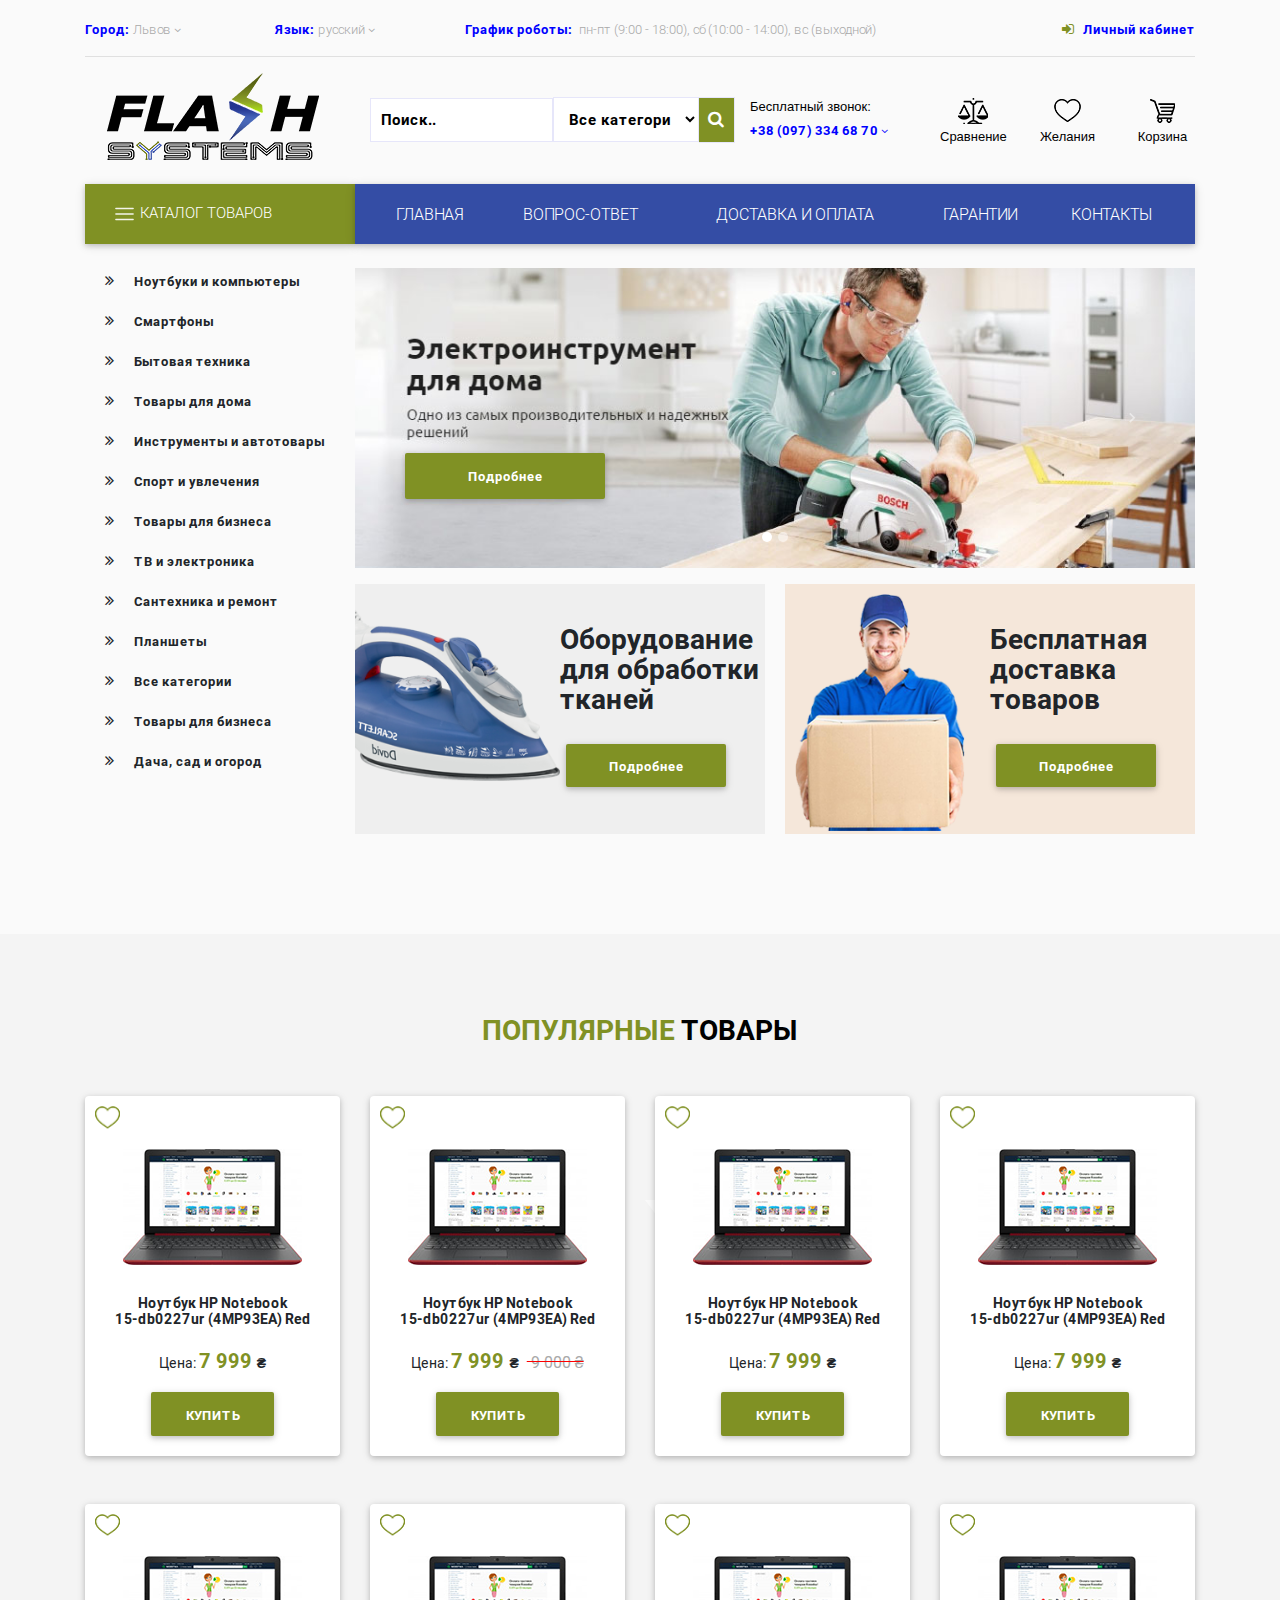
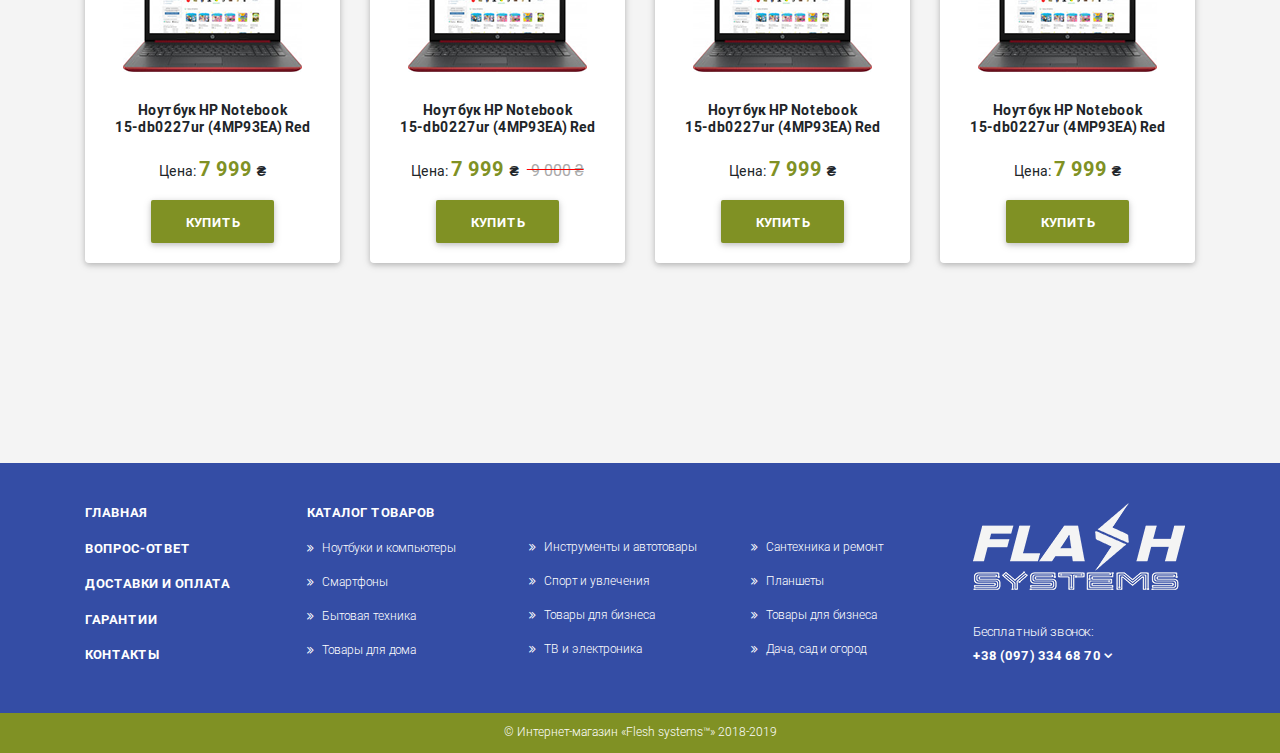
<file: index.html>
<!DOCTYPE html>
  <html lang="en">

  <head>
    <meta charset="utf-8">
    <meta name="viewport" content="width=device-width, initial-scale=1, shrink-to-fit=no">
    <meta http-equiv="x-ua-compatible" content="ie=edge">
    <title>FlashSystems</title>
    <!-- Font Awesome -->
    <link rel="stylesheet" href="https://maxcdn.bootstrapcdn.com/font-awesome/4.7.0/css/font-awesome.min.css">
    <!-- Bootstrap core CSS -->
    <link href="css/bootstrap.min.css" rel="stylesheet">
    <!-- Material Design Bootstrap -->
    <link href="css/mdb.min.css" rel="stylesheet">
    <!-- Your custom styles (optional) -->
    <link rel="stylesheet" href="https://cdnjs.cloudflare.com/ajax/libs/font-awesome/4.7.0/css/font-awesome.min.css">
    <link href="css/style.css" rel="stylesheet">
  </head>

  <body>
    <section class="section-1">
      <div class="container">
        <div class="row mt-3 hide-ad">

          <div class="col-md-2">
            <div class="toplabel">Город:</div>
            <div class="dropdown open d-inline-block">           
              <a href="" class="dropdown" id="dropdownMenuLink" data-toggle="dropdown" aria-haspopup="true" aria-expanded="false"><div class="select-1"> Львов </div></a> 
              <a href="" class="dropdown fa fa-angle-down" id="dropdownMenuLink1" data-toggle="dropdown" aria-haspopup="true" aria-expanded="false"></a>        
              <div class="dropdown-menu" aria-labelledby="dropdownMenuLink">
                <a class="dropdown-item" href="#">Хмельницкий</a>
                <a class="dropdown-item" href="#">Киев</a>
                <a class="dropdown-item" href="#">Харьков</a>
              </div>
              <div class="dropdown-menu" aria-labelledby="dropdownMenuLink1">
                <a class="dropdown-item" href="#">Хмельницкий</a>
                <a class="dropdown-item" href="#">Киев</a>
                <a class="dropdown-item" href="#">Харьков</a>
              </div>
            </div>
          </div>

          <div class="col-md-2">
            <div class="toplabel">Язык:</div>
            <div class="dropdown open d-inline-block">           
              <a href="" class="dropdown" id="dropdownMenuLink2" data-toggle="dropdown" aria-haspopup="true" aria-expanded="false"><div class="select-1"> русский</div></a>
              <a href="" class="dropdown fa fa-angle-down" id="dropdownMenuLink3" data-toggle="dropdown" aria-haspopup="true" aria-expanded="false"></a>      
              <div class="dropdown-menu" aria-labelledby="dropdownMenuLink2">
                <a class="dropdown-item" href="#">українська</a>
                <a class="dropdown-item" href="#">english</a>        
              </div>
              <div class="dropdown-menu" aria-labelledby="dropdownMenuLink3">
                <a class="dropdown-item" href="#">українська</a>
                <a class="dropdown-item" href="#">english</a>        
              </div>
            </div>      
          </div>

          <div class="col-md-6">
           <div class="toplabel pr-1">График роботы: </div><div class="select-1">   пн-пт (9:00 - 18:00), сб (10:00 - 14:00), вс (выходной)</div>
         </div>

         <div class="col-md-2 text-right">
          <div class="sign-in"><a class="fa fa-sign-in" aria-hidden="true"></a></div>
          <div class="toplabel"><a>Личный кабинет</a></div>
        </div>       
      </div>

       <div class="row mt-3 hide-ad-1">

          <div class="col-xs-12 mar-1">
            <div class="toplabel">Город:</div>
            <div class="dropdown open d-inline-block">           
              <a href="" class="dropdown" id="dropdownMenuLinkk" data-toggle="dropdown" aria-haspopup="true" aria-expanded="false"><div class="select-1"> Львов </div></a> 
              <a href="" class="dropdown fa fa-angle-down" id="dropdownMenuLinkk1" data-toggle="dropdown" aria-haspopup="true" aria-expanded="false"></a>        
              <div class="dropdown-menu" aria-labelledby="dropdownMenuLinkk">
                <a class="dropdown-item" href="#">Хмельницкий</a>
                <a class="dropdown-item" href="#">Киев</a>
                <a class="dropdown-item" href="#">Харьков</a>
              </div>
              <div class="dropdown-menu" aria-labelledby="dropdownMenuLinkk1">
                <a class="dropdown-item" href="#">Хмельницкий</a>
                <a class="dropdown-item" href="#">Киев</a>
                <a class="dropdown-item" href="#">Харьков</a>
              </div>
            </div>
          </div>

          <div class="col-xs-6 mar-1">
            <div class="toplabel">Язык:</div>
            <div class="dropdown open d-inline-block">           
              <a href="" class="dropdown" id="dropdownMenuLinkk2" data-toggle="dropdown" aria-haspopup="true" aria-expanded="false"><div class="select-1"> русский</div></a>
              <a href="" class="dropdown fa fa-angle-down" id="dropdownMenuLinkk3" data-toggle="dropdown" aria-haspopup="true" aria-expanded="false"></a>      
              <div class="dropdown-menu" aria-labelledby="dropdownMenuLinkk2">
                <a class="dropdown-item" href="#">українська</a>
                <a class="dropdown-item" href="#">english</a>        
              </div>
              <div class="dropdown-menu" aria-labelledby="dropdownMenuLinkk3">
                <a class="dropdown-item" href="#">українська</a>
                <a class="dropdown-item" href="#">english</a>        
              </div>
            </div>      
          </div>

          <div class="col-xs-6 mar-1">
           <div class="toplabel pr-1">График роботы: </div><div class="select-1">   пн-пт (9:00 - 18:00), сб (10:00 - 14:00), вс (выходной)</div>
         </div>

         <div class="col-xs-12 text-right mar-2">
          <div class="sign-in"><a class="fa fa-sign-in" aria-hidden="true"></a></div>
          <div class="toplabel"><a>Личный кабинет</a></div>
        </div>       
      </div>
      <hr>
      <div class="row">

        <div class="col-md-3 text-center">
          <img src="img/logo.png" alt="">
        </div>

        <div class="col-md-4 mt-4 mr-0 pr-0">
          <form class="form-inline example" action="#">
            <input type="text" placeholder="Поиск.." name="search">
            <select>
              <option>Все категории</option>
            </select>          
            <button type="submit"><i class="fa fa-search"></i></button>
          </form>
        </div>
        
        <div class="col-md-2 mt-4 hide-ad">
          <div class="label-1"><span>Бесплатный звонок:</span></div>
          <div class="dropdown open d-inline-block droptel">       
            <a href="" class="dropdown droptel" id="dropdownMenuLink4" data-toggle="dropdown" aria-haspopup="true" aria-expanded="false"><div class="toplabel-1">+38 (097) 334 68 70</div></a>
            <a href="" class="dropdown droptel fa fa-angle-down" id="dropdownMenuLink5" data-toggle="dropdown" aria-haspopup="true" aria-expanded="false"></a>
            <div class="dropdown-menu" aria-labelledby="dropdownMenuLink4">
              <a class="dropdown-item droptel-1" href="#">+38 (097) 337 23 23</a>
              <a class="dropdown-item droptel-1" href="#">+38 (067) 768 35 90</a>        
            </div>
            <div class="dropdown-menu" aria-labelledby="dropdownMenuLink5">
              <a class="dropdown-item droptel-1" href="#">+38 (097) 337 23 23</a>
              <a class="dropdown-item droptel-1" href="#">+38 (067) 768 35 90</a>        
            </div>
          </div>
        </div>

        <div class="col-md-1 mt-4 text-center hide-ad">  
          <div class="icons"><a><img src="img/scales.png" alt=""></a></div>
          <div class="label-1"><a>Сравнение</a></div>
        </div>

        <div class="col-md-1 mt-4 text-center hide-ad">  
          <div class="icons"><a><img src="img/wishes.png" alt=""></a></div>
          <div class="label-1"><a>Желания</a></div>
        </div>

        <div class="col-md-1 mt-4 text-center hide-ad">  
          <div class="icons"><a><img src="img/shopping.png" alt=""></a></div>
          <div class="label-1"><a>Корзина</a></div>
        </div>
      </div>

      <div class="row hide-ad-1">
        <div class="col-xs-4 mt-4 mar-col-1">
          <div class="label-1"><span>Бесплатный звонок:</span></div>
          <div class="dropdown open d-inline-block droptel">       
            <a href="" class="dropdown droptel" id="dropdownMenuLink6" data-toggle="dropdown" aria-haspopup="true" aria-expanded="false"><div class="toplabel-1">+38 (097) 334 68 70</div></a>
            <a href="" class="dropdown droptel fa fa-angle-down" id="dropdownMenuLink7" data-toggle="dropdown" aria-haspopup="true" aria-expanded="false"></a>
            <div class="dropdown-menu" aria-labelledby="dropdownMenuLink6">
              <a class="dropdown-item droptel-1" href="#">+38 (097) 337 23 23</a>
              <a class="dropdown-item droptel-1" href="#">+38 (067) 768 35 90</a>        
            </div>
            <div class="dropdown-menu" aria-labelledby="dropdownMenuLink7">
              <a class="dropdown-item droptel-1" href="#">+38 (097) 337 23 23</a>
              <a class="dropdown-item droptel-1" href="#">+38 (067) 768 35 90</a>        
            </div>
          </div>
        </div>

        <div class="col-xs-3 mt-4 text-center mar-col">  
          <div class="icons"><a><img src="img/scales.png" alt=""></a></div>
          <div class="label-1"><a>Сравнение</a></div>
        </div>

        <div class="col-xs-3 mt-4 text-center mar-col-1">  
          <div class="icons"><a><img src="img/wishes.png" alt=""></a></div>
          <div class="label-1"><a>Желания</a></div>
        </div>

        <div class="col-xs-3 mt-4 text-center mar-col-1">  
          <div class="icons"><a><img src="img/shopping.png" alt=""></a></div>
          <div class="label-1"><a>Корзина</a></div>
        </div>
      </div>

      <div class="row mt-4">

        <div class="col-3 pr-0">
          <div class="pos-f-t">
            <nav class="navbar navbar-dark bg-nav-1">
              <button class="navbar-toggler text-tr text-uppercase disabled" type="button" data-toggle="collapse" data-target="#navbarToggleExternalContent" aria-controls="navbarToggleExternalContent" aria-expanded="false" aria-label="Toggle navigation">
                <span class="navbar-toggler-icon"></span> каталог товаров
              </button>
            </nav>
            <div class="collapse size-nav collapse show" id="navbarToggleExternalContent">
              <div class="pt-4 pad-l">
                <p><i class="fa fa-angle-double-right mar-r"></i><a class="collapse-text">Ноутбуки и компьютеры</a></p>
                <p><i class="fa fa-angle-double-right mar-r"></i><a class="collapse-text">Смартфоны</a></p>
                <p><i class="fa fa-angle-double-right mar-r"></i><a class="collapse-text">Бытовая техника</a></p>
                <p><i class="fa fa-angle-double-right mar-r"></i><a class="collapse-text">Товары для дома</a></p>
                <p><i class="fa fa-angle-double-right mar-r"></i><a class="collapse-text">Инструменты и автотовары</a></p>
                <p><i class="fa fa-angle-double-right mar-r"></i><a class="collapse-text">Спорт и увлечения</a></p>
                <p><i class="fa fa-angle-double-right mar-r"></i><a class="collapse-text">Товары для бизнеса</a></p>
                <p><i class="fa fa-angle-double-right mar-r"></i><a class="collapse-text">ТВ и электроника</a></p>
                <p><i class="fa fa-angle-double-right mar-r"></i><a class="collapse-text">Сантехника и ремонт</a></p>
                <p><i class="fa fa-angle-double-right mar-r"></i><a class="collapse-text">Планшеты</a></p>
                <p><i class="fa fa-angle-double-right mar-r"></i><a class="collapse-text">Все категории</a></p>
                <p><i class="fa fa-angle-double-right mar-r"></i><a class="collapse-text">Товары для бизнеса</a></p>
                <p><i class="fa fa-angle-double-right mar-r"></i><a class="collapse-text">Дача, сад и огород</a></p>
              </div>
            </div>
          </div>
        </div>

        <div class="col-9 pl-0">  
          <nav class="navbar navbar-dark bg-nav-1 navbar-color navbar-expand-lg">
            <ul class="navbar-nav text-uppercase nav-pills nav-fill">
              <li class="nav-item">
                <a class="nav-link" href="index.html">главная</a>
              </li>
              <li class="nav-item">
                <a class="nav-link" href="#">вопрос-ответ</a>
              </li>
              <li class="nav-item">
                <a class="nav-link" href="#">доставка и оплата</a>
              </li>
              <li class="nav-item">
                <a class="nav-link" href="#">гарантии</a>
              </li>
              <li class="nav-item">
                <a class="nav-link" href="#">контакты</a>
              </li>
            </ul>
          </nav>
          <div id="carouselExampleIndicators" class="carousel slide mt-4" data-ride="carousel">
            <ol class="carousel-indicators">
              <li data-target="#carouselExampleIndicators" data-slide-to="0" class="active"></li>
              <li data-target="#carouselExampleIndicators" data-slide-to="1"></li> 
            </ol>
            <div class="carousel-inner">
              <div class="carousel-item active">
                <img class="d-block w-100" src="img/slide1.jpg" alt="First slide">   
                <div class="carousel-caption">
                  <button type="button" class="btn bg-btn">Подробнее</button>
                </div>     
              </div>
              <div class="carousel-item">
                <img class="d-block w-100 slide" src="img/slide2.jpg" alt="Second slide">
              </div>    
            </div>
            <a class="carousel-control-prev" href="#carouselExampleIndicators" role="button" data-slide="prev">
              <span class="carousel-control-prev-icon" aria-hidden="true"></span>
              <span class="sr-only">Previous</span>
            </a>
            <a class="carousel-control-next" href="#carouselExampleIndicators" role="button" data-slide="next">
              <span class="carousel-control-next-icon" aria-hidden="true"></span>
              <span class="sr-only">Next</span>
            </a>
          </div>

          <div class="back-ad-1 mt-3">
            <div class="div-slide">
              <img class="img-slide-1" src="img/slide3.png" alt="">
            </div>
            <span class="div-slide font-slide">Оборудование для обработки тканей</span> 
            <button class="btn div-slide btn-slide" type="button">Подробнее</button>
          </div>

          <div class="back-ad-2 mt-3">
            <div class="div-slide">
              <img class="img-slide-2" src="img/slide4.png" alt="">
            </div>
            <span class="div-slide font-slide">Бесплатная доставка товаров</span> 
            <button class="btn div-slide btn-slide" type="button">Подробнее</button>
          </div>
        </div>
      </div>
      <div class="triangle-down-1 display">
      </div>
    </div>
  </section>

  <section class="section-2">
   <div class="container">

    <h2 class="h2-1">популярные <span class="h2-2">товары</span></h2>
    <div class="row mt-5 hide-ad">
      <div class="col-md-3">
        <div class="card">
         <a><img class="wish" src="img/wish.png" alt=""></a>
         <div class="card-body text-center">       
           <a><img class="hp" src="img/hp.png" alt=""></a>
           <p class="h6">Ноутбук HP Notebook<br> 15-db0227ur (4MP93EA) Red</p>
           <p class="h7">Цена: <span class="h8">7 999 </span><span class="h6">₴</span></p>
           <a href="card.html" class="btn btn-buy">Купить</a>
         </div>
       </div>
     </div>
     <div class="col-md-3">
      <div class="card">
       <a><img class="wish" src="img/wish.png" alt=""></a>
       <div class="card-body text-center">       
         <a><img class="hp" src="img/hp.png" alt=""></a>
         <p class="h6">Ноутбук HP Notebook<br> 15-db0227ur (4MP93EA) Red</p>
         <p class="h7">Цена: <span class="h8">7 999 </span><span class="h6">₴</span><span class="line display"><span class="h9 ml-2"> 9 000 ₴</span></span></p>
         <a href="card.html" class="btn btn-buy">Купить</a>
       </div>
     </div>
   </div>
   <div class="col-md-3">
    <div class="card">
     <a><img class="wish" src="img/wish.png" alt=""></a>
     <div class="card-body text-center">       
       <a><img class="hp" src="img/hp.png" alt=""></a>
       <p class="h6">Ноутбук HP Notebook<br> 15-db0227ur (4MP93EA) Red</p>
       <p class="h7">Цена: <span class="h8">7 999 </span><span class="h6">₴</span></p>
       <a href="card.html" class="btn btn-buy">Купить</a>
     </div>
   </div>
 </div>
 <div class="col-md-3">
  <div class="card">
   <a><img class="wish" src="img/wish.png" alt=""></a>
   <div class="card-body text-center">       
     <a><img class="hp" src="img/hp.png" alt=""></a>
     <p class="h6">Ноутбук HP Notebook<br> 15-db0227ur (4MP93EA) Red</p>
     <p class="h7">Цена: <span class="h8">7 999 </span><span class="h6">₴</span></p>
     <a href="card.html" class="btn btn-buy">Купить</a>
   </div>
 </div>
</div>
</div>
<div class="row mt-5 hide-ad">
 <div class="col-md-3">
  <div class="card">
   <a><img class="wish" src="img/wish.png" alt=""></a>
   <div class="card-body text-center">       
     <a><img class="hp" src="img/hp.png" alt=""></a>
     <p class="h6">Ноутбук HP Notebook<br> 15-db0227ur (4MP93EA) Red</p>
     <p class="h7">Цена: <span class="h8">7 999 </span><span class="h6">₴</span></p>
     <a href="card.html" class="btn btn-buy">Купить</a>
   </div>
 </div>
</div>
<div class="col-md-3">
  <div class="card">
   <a><img class="wish" src="img/wish.png" alt=""></a>
   <div class="card-body text-center">       
     <a><img class="hp" src="img/hp.png" alt=""></a>
     <p class="h6">Ноутбук HP Notebook<br> 15-db0227ur (4MP93EA) Red</p>
     <p class="h7">Цена: <span class="h8">7 999 </span><span class="h6">₴</span><span class="line display"><span class="h9 ml-2"> 9 000 ₴</span></span></p>
     <a href="card.html" class="btn btn-buy">Купить</a>
   </div>
 </div>
</div>
<div class="col-md-3">
  <div class="card">
   <a><img class="wish" src="img/wish.png" alt=""></a>
   <div class="card-body text-center">       
     <a><img class="hp" src="img/hp.png" alt=""></a>
     <p class="h6">Ноутбук HP Notebook<br> 15-db0227ur (4MP93EA) Red</p>
     <p class="h7">Цена: <span class="h8">7 999 </span><span class="h6">₴</span></p>
     <a href="card.html" class="btn btn-buy">Купить</a>
   </div>
 </div>
</div>
<div class="col-md-3">
  <div class="card">
   <a><img class="wish" src="img/wish.png" alt=""></a>
   <div class="card-body text-center">       
     <a><img class="hp" src="img/hp.png" alt=""></a>
     <p class="h6">Ноутбук HP Notebook<br> 15-db0227ur (4MP93EA) Red</p>
     <p class="h7">Цена: <span class="h8">7 999 </span><span class="h6">₴</span></p>
     <a href="card.html" class="btn btn-buy">Купить</a>
   </div>
 </div>
</div>
</div>

    <div class="row mt-5 hide-ad-1">
      <div class="col-sm-6">
        <div class="card">
         <a><img class="wish" src="img/wish.png" alt=""></a>
         <div class="card-body text-center">       
           <a><img class="hp" src="img/hp.png" alt=""></a>
           <p class="h6">Ноутбук HP Notebook<br> 15-db0227ur (4MP93EA) Red</p>
           <p class="h7">Цена: <span class="h8">7 999 </span><span class="h6">₴</span></p>
           <a href="card.html" class="btn btn-buy">Купить</a>
         </div>
       </div>
     </div>
     <div class="col-sm-6">
      <div class="card">
       <a><img class="wish" src="img/wish.png" alt=""></a>
       <div class="card-body text-center">       
         <a><img class="hp" src="img/hp.png" alt=""></a>
         <p class="h6">Ноутбук HP Notebook<br> 15-db0227ur (4MP93EA) Red</p>
         <p class="h7">Цена: <span class="h8">7 999 </span><span class="h6">₴</span><span class="line display"><span class="h9 ml-2"> 9 000 ₴</span></span></p>
         <a href="card.html" class="btn btn-buy">Купить</a>
       </div>
     </div>
   </div>
   <div class="col-sm-6">
    <div class="card">
     <a><img class="wish" src="img/wish.png" alt=""></a>
     <div class="card-body text-center">       
       <a><img class="hp" src="img/hp.png" alt=""></a>
       <p class="h6">Ноутбук HP Notebook<br> 15-db0227ur (4MP93EA) Red</p>
       <p class="h7">Цена: <span class="h8">7 999 </span><span class="h6">₴</span></p>
       <a href="card.html" class="btn btn-buy">Купить</a>
     </div>
   </div>
 </div>
 <div class="col-sm-6">
  <div class="card">
   <a><img class="wish" src="img/wish.png" alt=""></a>
   <div class="card-body text-center">       
     <a><img class="hp" src="img/hp.png" alt=""></a>
     <p class="h6">Ноутбук HP Notebook<br> 15-db0227ur (4MP93EA) Red</p>
     <p class="h7">Цена: <span class="h8">7 999 </span><span class="h6">₴</span></p>
     <a href="card.html" class="btn btn-buy">Купить</a>
   </div>
 </div>
</div>
</div>
<div class="row hide-ad-1">
 <div class="col-sm-6">
  <div class="card">
   <a><img class="wish" src="img/wish.png" alt=""></a>
   <div class="card-body text-center">       
     <a><img class="hp" src="img/hp.png" alt=""></a>
     <p class="h6">Ноутбук HP Notebook<br> 15-db0227ur (4MP93EA) Red</p>
     <p class="h7">Цена: <span class="h8">7 999 </span><span class="h6">₴</span></p>
     <a href="card.html" class="btn btn-buy">Купить</a>
   </div>
 </div>
</div>
<div class="col-sm-6">
  <div class="card">
   <a><img class="wish" src="img/wish.png" alt=""></a>
   <div class="card-body text-center">       
     <a><img class="hp" src="img/hp.png" alt=""></a>
     <p class="h6">Ноутбук HP Notebook<br> 15-db0227ur (4MP93EA) Red</p>
     <p class="h7">Цена: <span class="h8">7 999 </span><span class="h6">₴</span><span class="line display"><span class="h9 ml-2"> 9 000 ₴</span></span></p>
     <a href="card.html" class="btn btn-buy">Купить</a>
   </div>
 </div>
</div>
<div class="col-sm-6">
  <div class="card">
   <a><img class="wish" src="img/wish.png" alt=""></a>
   <div class="card-body text-center">       
     <a><img class="hp" src="img/hp.png" alt=""></a>
     <p class="h6">Ноутбук HP Notebook<br> 15-db0227ur (4MP93EA) Red</p>
     <p class="h7">Цена: <span class="h8">7 999 </span><span class="h6">₴</span></p>
     <a href="card.html" class="btn btn-buy">Купить</a>
   </div>
 </div>
</div>
<div class="col-sm-6">
  <div class="card">
   <a><img class="wish" src="img/wish.png" alt=""></a>
   <div class="card-body text-center">       
     <a><img class="hp" src="img/hp.png" alt=""></a>
     <p class="h6">Ноутбук HP Notebook<br> 15-db0227ur (4MP93EA) Red</p>
     <p class="h7">Цена: <span class="h8">7 999 </span><span class="h6">₴</span></p>
     <a href="card.html" class="btn btn-buy">Купить</a>
   </div>
 </div>
</div>
</div>
</div>
</section>

<section class="section-3">
  <div class="container">
    <div class="part">
      <p class="part-text"><a>Главная</a></p>
      <p class="part-text"><a>Вопрос-ответ</a></p>
      <p class="part-text"><a>Доставки и оплата</a></p>
      <p class="part-text"><a>Гарантии</a></p>
      <p class="part-text"><a>Контакты</a></p>
    </div>
    <div class="part">
     <p class="part-text"><a>Каталог товаров</a></p>
     <p class="collapse-text-1"><i class="fa fa-angle-double-right mr-2"></i><a>Ноутбуки и компьютеры</a></p>
     <p class="collapse-text-1"><i class="fa fa-angle-double-right mr-2"></i><a>Смартфоны</a></p>
     <p class="collapse-text-1"><i class="fa fa-angle-double-right mr-2"></i><a>Бытовая техника</a></p>
     <p class="collapse-text-1"><i class="fa fa-angle-double-right mr-2"></i><a>Товары для дома</a></p>    

   </div>
   <div class="part-1">
     <p class="collapse-text-1"><i class="fa fa-angle-double-right mr-2"></i><a>Инструменты и автотовары</a></p>
     <p class="collapse-text-1"><i class="fa fa-angle-double-right mr-2"></i><a>Спорт и увлечения</a></p>
     <p class="collapse-text-1"><i class="fa fa-angle-double-right mr-2"></i><a>Товары для бизнеса</a></p>
     <p class="collapse-text-1"><i class="fa fa-angle-double-right mr-2"></i><a>ТВ и электроника</a></p>

   </div>
   <div class="part-1">
     <p class="collapse-text-1"><i class="fa fa-angle-double-right mr-2"></i><a>Сантехника и ремонт</a></p>
     <p class="collapse-text-1"><i class="fa fa-angle-double-right mr-2"></i><a>Планшеты</a></p>         
     <p class="collapse-text-1"><i class="fa fa-angle-double-right mr-2"></i><a>Товары для бизнеса</a></p>
     <p class="collapse-text-1"><i class="fa fa-angle-double-right mr-2"></i><a>Дача, сад и огород</a></p>
   </div>
   <div class="part">
    <p><img class="img-p" src="img/logo2.png" alt=""></p>
    <span class="text-tel">Бесплатный звонок:</span>
    <div class="dropdown open d-inline-block text-tel">         
     <a href="" class="dropdown font-weight-bold text-tel" id="dropdownMenuLinkk6" data-toggle="dropdown" aria-haspopup="true" aria-expanded="false">+38 (097) 334 68 70</a>
     <a href="" class="dropdown text-tel font-weight-bold fa fa-angle-down" id="dropdownMenuLinkk7" data-toggle="dropdown" aria-haspopup="true" aria-expanded="false"></a>
     <div class="dropdown-menu" aria-labelledby="dropdownMenuLinkk6">
      <a class="dropdown-item" href="#">+38 (097) 337 23 23</a>
      <a class="dropdown-item" href="#">+38 (067) 768 35 90</a>        
    </div>
    <div class="dropdown-menu" aria-labelledby="dropdownMenuLinkk7">
      <a class="dropdown-item" href="#">+38 (097) 337 23 23</a>
      <a class="dropdown-item" href="#">+38 (067) 768 35 90</a>        
    </div>
  </div>
</div>
</div>
</section>

<footer>
  <div class="container">
    <span>&copy; Интернет-магазин &laquo;Flesh systems&trade;&raquo; 2018-2019</span>
  </div>
</footer>
<!-- /Start your project here-->

<!-- SCRIPTS -->
<!-- JQuery -->
<script type="text/javascript" src="js/jquery-3.3.1.min.js"></script>
<!-- Bootstrap tooltips -->
<script type="text/javascript" src="js/popper.min.js"></script>
<!-- Bootstrap core JavaScript -->
<script type="text/javascript" src="js/bootstrap.min.js"></script>
<!-- MDB core JavaScript -->
<script type="text/javascript" src="js/mdb.min.js"></script>
</body>

</html>
</file>
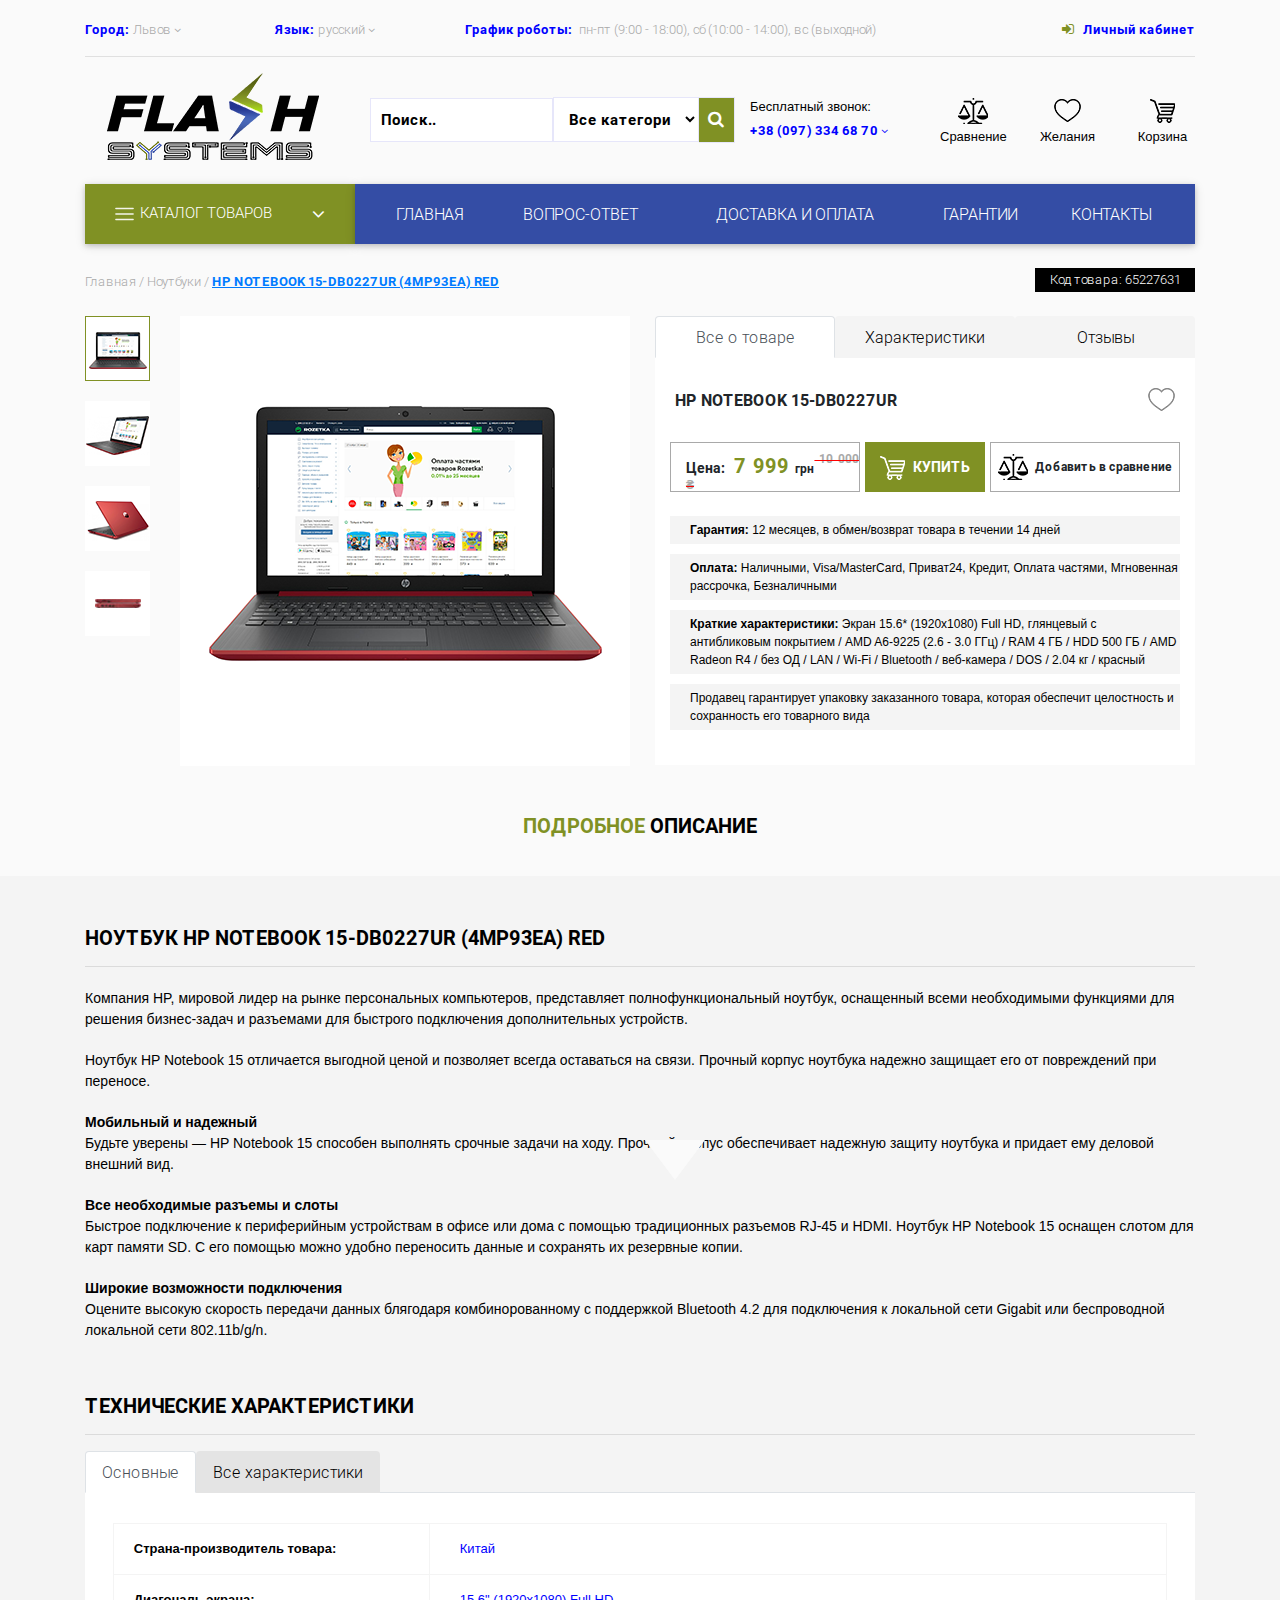
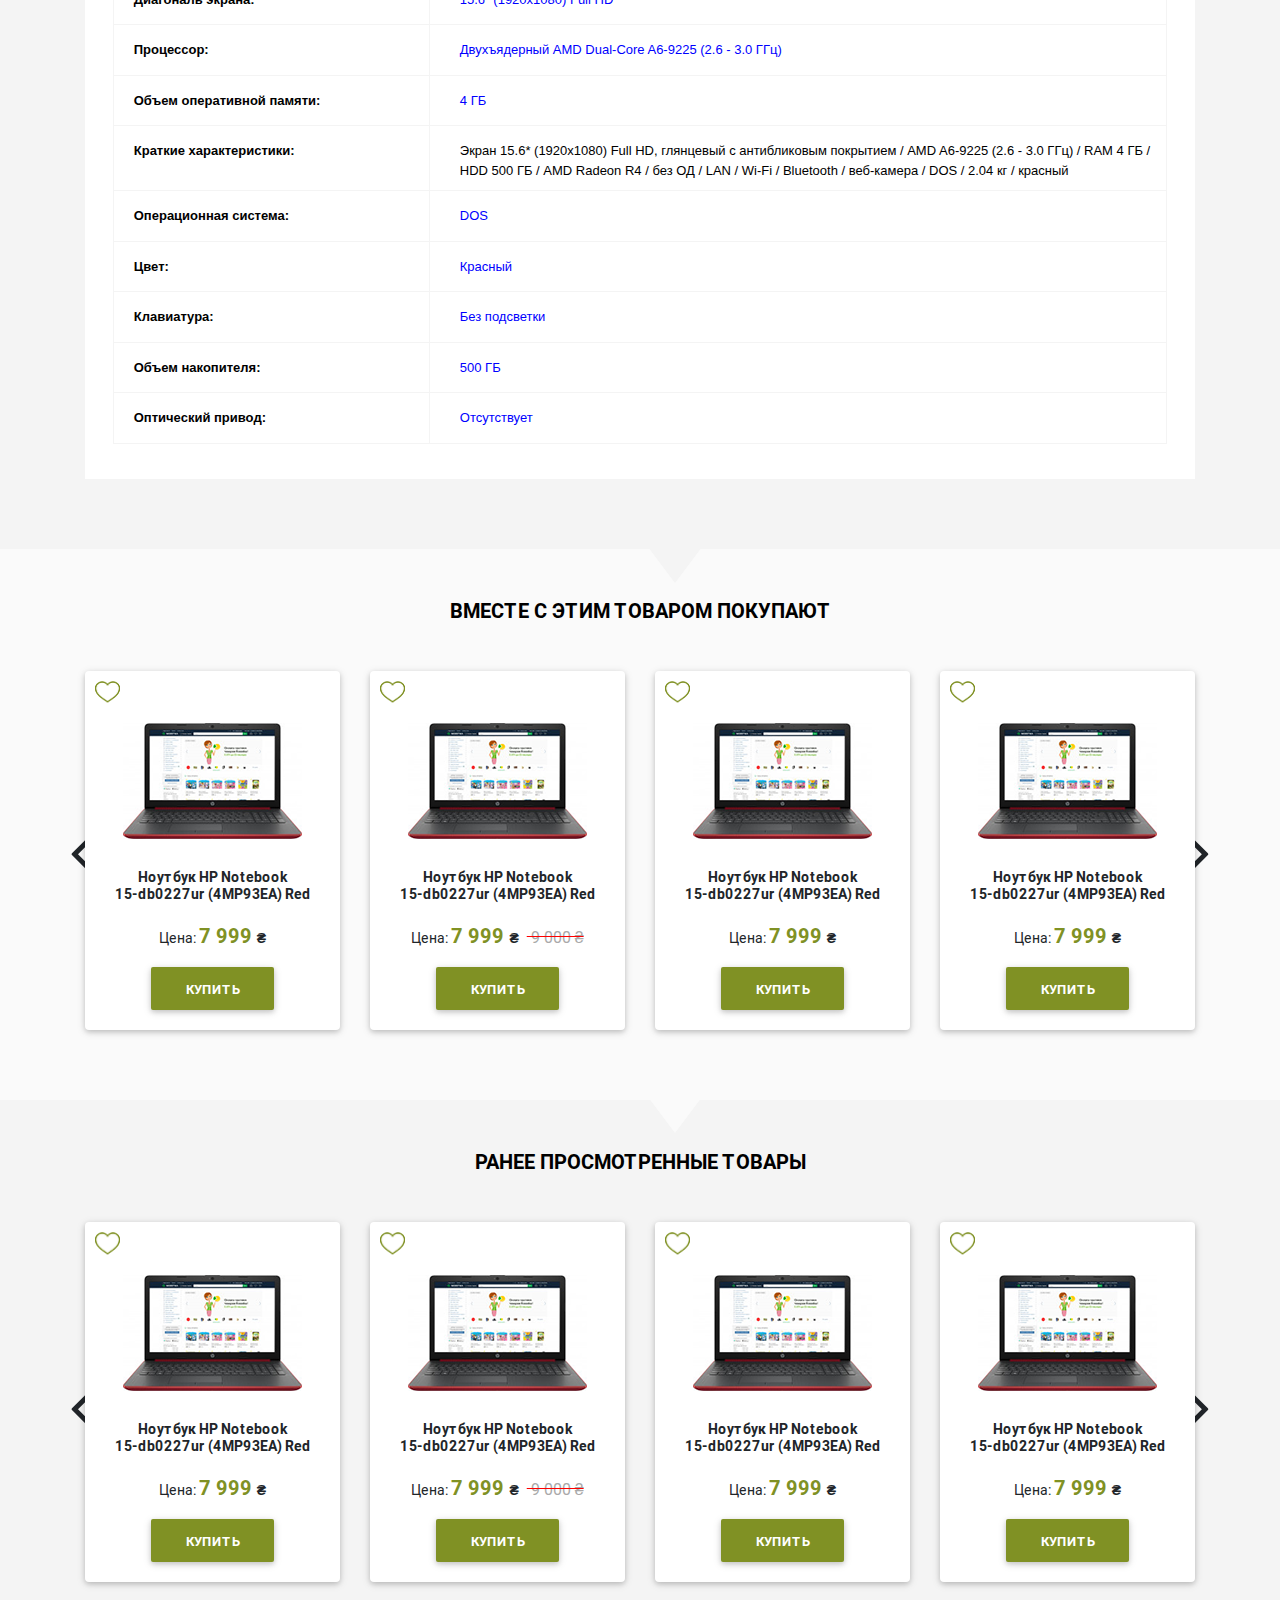
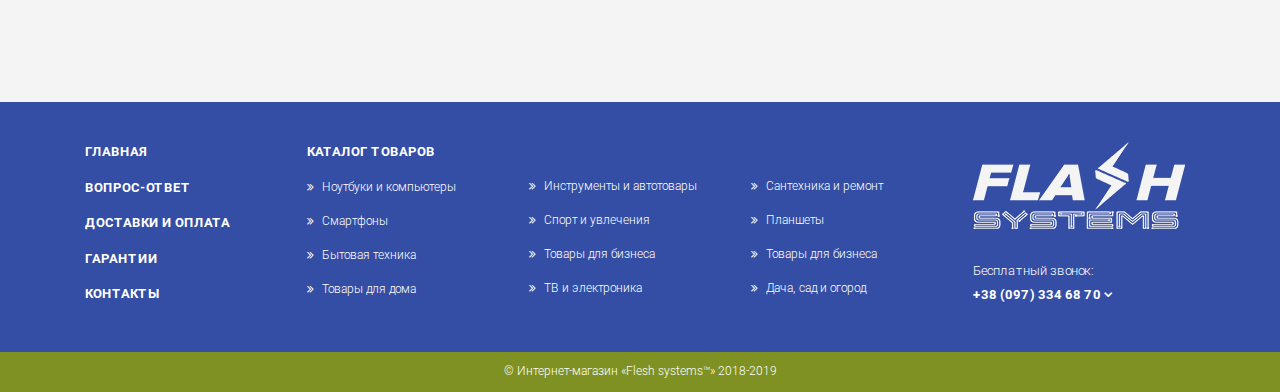
<file: card.html>
<!DOCTYPE html>
<html lang="ru">

<head>
  <meta charset="utf-8">
  <meta name="viewport" content="width=device-width, initial-scale=1, shrink-to-fit=no">
  <meta http-equiv="x-ua-compatible" content="ie=edge">
  <title>FlashSystems</title>
  <!-- Font Awesome -->
  <link rel="stylesheet" href="https://maxcdn.bootstrapcdn.com/font-awesome/4.7.0/css/font-awesome.min.css">
  <!-- Bootstrap core CSS -->
  <link href="css/bootstrap.min.css" rel="stylesheet">
  <!-- Material Design Bootstrap -->
  <link href="css/mdb.min.css" rel="stylesheet">
  <!-- Your custom styles (optional) -->
  <link rel="stylesheet" href="https://cdnjs.cloudflare.com/ajax/libs/font-awesome/4.7.0/css/font-awesome.min.css">
  <link href="css/style.css" rel="stylesheet">
  <script src="https://ajax.googleapis.com/ajax/libs/jquery/3.3.1/jquery.min.js"></script>
  <script src="https://maxcdn.bootstrapcdn.com/bootstrap/3.4.0/js/bootstrap.min.js"></script>
</head>

<body>
  <section class="section-1c">
    <div class="container">
      <div class="row mt-3 hide-ad">

          <div class="col-md-2">
            <div class="toplabel">Город:</div>
            <div class="dropdown open d-inline-block">           
              <a href="" class="dropdown" id="dropdownMenuLink" data-toggle="dropdown" aria-haspopup="true" aria-expanded="false"><div class="select-1"> Львов </div></a> 
              <a href="" class="dropdown fa fa-angle-down" id="dropdownMenuLink1" data-toggle="dropdown" aria-haspopup="true" aria-expanded="false"></a>        
              <div class="dropdown-menu" aria-labelledby="dropdownMenuLink">
                <a class="dropdown-item" href="#">Хмельницкий</a>
                <a class="dropdown-item" href="#">Киев</a>
                <a class="dropdown-item" href="#">Харьков</a>
              </div>
              <div class="dropdown-menu" aria-labelledby="dropdownMenuLink1">
                <a class="dropdown-item" href="#">Хмельницкий</a>
                <a class="dropdown-item" href="#">Киев</a>
                <a class="dropdown-item" href="#">Харьков</a>
              </div>
            </div>
          </div>

          <div class="col-md-2">
            <div class="toplabel">Язык:</div>
            <div class="dropdown open d-inline-block">           
              <a href="" class="dropdown" id="dropdownMenuLink2" data-toggle="dropdown" aria-haspopup="true" aria-expanded="false"><div class="select-1"> русский</div></a>
              <a href="" class="dropdown fa fa-angle-down" id="dropdownMenuLink3" data-toggle="dropdown" aria-haspopup="true" aria-expanded="false"></a>      
              <div class="dropdown-menu" aria-labelledby="dropdownMenuLink2">
                <a class="dropdown-item" href="#">українська</a>
                <a class="dropdown-item" href="#">english</a>        
              </div>
              <div class="dropdown-menu" aria-labelledby="dropdownMenuLink3">
                <a class="dropdown-item" href="#">українська</a>
                <a class="dropdown-item" href="#">english</a>        
              </div>
            </div>      
          </div>

          <div class="col-md-6">
           <div class="toplabel pr-1">График роботы: </div><div class="select-1">   пн-пт (9:00 - 18:00), сб (10:00 - 14:00), вс (выходной)</div>
         </div>

         <div class="col-md-2 text-right">
          <div class="sign-in"><a class="fa fa-sign-in" aria-hidden="true"></a></div>
          <div class="toplabel"><a>Личный кабинет</a></div>
        </div>       
      </div>

         <div class="row mt-3 hide-ad-1">

          <div class="col-xs-12 mar-1">
            <div class="toplabel">Город:</div>
            <div class="dropdown open d-inline-block">           
              <a href="" class="dropdown" id="dropdownMenuLinkk" data-toggle="dropdown" aria-haspopup="true" aria-expanded="false"><div class="select-1"> Львов </div></a> 
              <a href="" class="dropdown fa fa-angle-down" id="dropdownMenuLinkk1" data-toggle="dropdown" aria-haspopup="true" aria-expanded="false"></a>        
              <div class="dropdown-menu" aria-labelledby="dropdownMenuLinkk">
                <a class="dropdown-item" href="#">Хмельницкий</a>
                <a class="dropdown-item" href="#">Киев</a>
                <a class="dropdown-item" href="#">Харьков</a>
              </div>
              <div class="dropdown-menu" aria-labelledby="dropdownMenuLinkk1">
                <a class="dropdown-item" href="#">Хмельницкий</a>
                <a class="dropdown-item" href="#">Киев</a>
                <a class="dropdown-item" href="#">Харьков</a>
              </div>
            </div>
          </div>

          <div class="col-xs-6 mar-1">
            <div class="toplabel">Язык:</div>
            <div class="dropdown open d-inline-block">           
              <a href="" class="dropdown" id="dropdownMenuLinkk2" data-toggle="dropdown" aria-haspopup="true" aria-expanded="false"><div class="select-1"> русский</div></a>
              <a href="" class="dropdown fa fa-angle-down" id="dropdownMenuLinkk3" data-toggle="dropdown" aria-haspopup="true" aria-expanded="false"></a>      
              <div class="dropdown-menu" aria-labelledby="dropdownMenuLinkk2">
                <a class="dropdown-item" href="#">українська</a>
                <a class="dropdown-item" href="#">english</a>        
              </div>
              <div class="dropdown-menu" aria-labelledby="dropdownMenuLinkk3">
                <a class="dropdown-item" href="#">українська</a>
                <a class="dropdown-item" href="#">english</a>        
              </div>
            </div>      
          </div>

          <div class="col-xs-6 mar-1">
           <div class="toplabel pr-1">График роботы: </div><div class="select-1">   пн-пт (9:00 - 18:00), сб (10:00 - 14:00), вс (выходной)</div>
         </div>

         <div class="col-xs-12 text-right mar-2">
          <div class="sign-in"><a class="fa fa-sign-in" aria-hidden="true"></a></div>
          <div class="toplabel"><a>Личный кабинет</a></div>
        </div>       
      </div>
    <hr>
   <div class="row">

        <div class="col-md-3 text-center">
          <img src="img/logo.png" alt="">
        </div>

        <div class="col-md-4 mt-4 mr-0 pr-0">
          <form class="form-inline example" action="#">
            <input type="text" placeholder="Поиск.." name="search">
            <select>
              <option>Все категории</option>
            </select>          
            <button type="submit"><i class="fa fa-search"></i></button>
          </form>
        </div>
        
        <div class="col-md-2 mt-4 hide-ad">
          <div class="label-1"><span>Бесплатный звонок:</span></div>
          <div class="dropdown open d-inline-block droptel">       
            <a href="" class="dropdown droptel" id="dropdownMenuLink4" data-toggle="dropdown" aria-haspopup="true" aria-expanded="false"><div class="toplabel-1">+38 (097) 334 68 70</div></a>
            <a href="" class="dropdown droptel fa fa-angle-down" id="dropdownMenuLink5" data-toggle="dropdown" aria-haspopup="true" aria-expanded="false"></a>
            <div class="dropdown-menu" aria-labelledby="dropdownMenuLink4">
              <a class="dropdown-item droptel-1" href="#">+38 (097) 337 23 23</a>
              <a class="dropdown-item droptel-1" href="#">+38 (067) 768 35 90</a>        
            </div>
            <div class="dropdown-menu" aria-labelledby="dropdownMenuLink5">
              <a class="dropdown-item droptel-1" href="#">+38 (097) 337 23 23</a>
              <a class="dropdown-item droptel-1" href="#">+38 (067) 768 35 90</a>        
            </div>
          </div>
        </div>

        <div class="col-md-1 mt-4 text-center hide-ad">  
          <div class="icons"><a><img src="img/scales.png" alt=""></a></div>
          <div class="label-1"><a>Сравнение</a></div>
        </div>

        <div class="col-md-1 mt-4 text-center hide-ad">  
          <div class="icons"><a><img src="img/wishes.png" alt=""></a></div>
          <div class="label-1"><a>Желания</a></div>
        </div>

        <div class="col-md-1 mt-4 text-center hide-ad">  
          <div class="icons"><a><img src="img/shopping.png" alt=""></a></div>
          <div class="label-1"><a>Корзина</a></div>
        </div>
      </div>

         <div class="row hide-ad-1">
        <div class="col-xs-4 mt-4 mar-col-1">
          <div class="label-1"><span>Бесплатный звонок:</span></div>
          <div class="dropdown open d-inline-block droptel">       
            <a href="" class="dropdown droptel" id="dropdownMenuLinkk4" data-toggle="dropdown" aria-haspopup="true" aria-expanded="false"><div class="toplabel-1">+38 (097) 334 68 70</div></a>
            <a href="" class="dropdown droptel fa fa-angle-down" id="dropdownMenuLinkk5" data-toggle="dropdown" aria-haspopup="true" aria-expanded="false"></a>
            <div class="dropdown-menu" aria-labelledby="dropdownMenuLinkk4">
              <a class="dropdown-item droptel-1" href="#">+38 (097) 337 23 23</a>
              <a class="dropdown-item droptel-1" href="#">+38 (067) 768 35 90</a>        
            </div>
            <div class="dropdown-menu" aria-labelledby="dropdownMenuLinkk5">
              <a class="dropdown-item droptel-1" href="#">+38 (097) 337 23 23</a>
              <a class="dropdown-item droptel-1" href="#">+38 (067) 768 35 90</a>        
            </div>
          </div>
        </div>

        <div class="col-xs-3 mt-4 text-center mar-col">  
          <div class="icons"><a><img src="img/scales.png" alt=""></a></div>
          <div class="label-1"><a>Сравнение</a></div>
        </div>

        <div class="col-xs-3 mt-4 text-center mar-col-1">  
          <div class="icons"><a><img src="img/wishes.png" alt=""></a></div>
          <div class="label-1"><a>Желания</a></div>
        </div>

        <div class="col-xs-3 mt-4 text-center mar-col-1">  
          <div class="icons"><a><img src="img/shopping.png" alt=""></a></div>
          <div class="label-1"><a>Корзина</a></div>
        </div>
      </div>

    <div class="row mt-4">

      <div class="col-3 pr-0">
        <div class="pos-f-t">
          <nav class="navbar navbar-dark bg-nav-1">
            <button class="navbar-toggler text-tr text-uppercase" type="button" data-toggle="collapse" data-target="#navbarToggleExternalContent" aria-controls="navbarToggleExternalContent" aria-expanded="false" aria-label="Toggle navigation">
              <span class="navbar-toggler-icon"></span> каталог товаров <i class="fa fa-angle-down fa-right fa-lg pt-1"></i>
            </button>
          </nav>
          <div class="collapse size-nav back-collapse" id="navbarToggleExternalContent">
            <div class="p-4">
              <p><i class="fa fa-angle-double-right mr-3"></i><a class="collapse-text">Ноутбуки и компьютеры</a></p>
              <p><i class="fa fa-angle-double-right mr-3"></i><a class="collapse-text">Смартфоны</a></p>
              <p><i class="fa fa-angle-double-right mr-3"></i><a class="collapse-text">Бытовая техника</a></p>
              <p><i class="fa fa-angle-double-right mr-3"></i><a class="collapse-text">Товары для дома</a></p>
              <p><i class="fa fa-angle-double-right mr-3"></i><a class="collapse-text">Инструменты и автотовары</a></p>
              <p><i class="fa fa-angle-double-right mr-3"></i><a class="collapse-text">Спорт и увлечения</a></p>
              <p><i class="fa fa-angle-double-right mr-3"></i><a class="collapse-text">Товары для бизнеса</a></p>
              <p><i class="fa fa-angle-double-right mr-3"></i><a class="collapse-text">ТВ и электроника</a></p>
              <p><i class="fa fa-angle-double-right mr-3"></i><a class="collapse-text">Сантехника и ремонт</a></p>
              <p><i class="fa fa-angle-double-right mr-3"></i><a class="collapse-text">Планшеты</a></p>
              <p><i class="fa fa-angle-double-right mr-3"></i><a class="collapse-text">Все категории</a></p>
              <p><i class="fa fa-angle-double-right mr-3"></i><a class="collapse-text">Товары для бизнеса</a></p>
              <p><i class="fa fa-angle-double-right mr-3"></i><a class="collapse-text">Дача, сад и огород</a></p>
            </div>
          </div>
        </div>
      </div>

      <div class="col-9 pl-0">  
        <nav class="navbar navbar-dark bg-nav-1 navbar-color navbar-expand-lg">
          <ul class="navbar-nav text-uppercase nav-pills nav-fill">
            <li class="nav-item">
              <a class="nav-link" href="index.html">главная</a>
            </li>
            <li class="nav-item">
              <a class="nav-link" href="#">вопрос-ответ</a>
            </li>
            <li class="nav-item">
              <a class="nav-link" href="#">доставка и оплата</a>
            </li>
            <li class="nav-item">
              <a class="nav-link" href="#">гарантии</a>
            </li>
            <li class="nav-item">
              <a class="nav-link" href="#">контакты</a>
            </li>
          </ul>
        </nav> 
      </div>     
    </div>
    <div class="row mt-4 hiden-1">

      <div class="col-10">
       <div class="size-link">
        <a href="index.html" class="size-link">Главная</a><span> / </span><a href="#" class="size-link">Ноутбуки</a><span> / </span>
        <a href="card.html" class="text-uppercase size-link-1">hp notebook 15-db0227ur (4mp93ea) red</a>
      </div>
    </div>

    <div class="col-2">
      <div class="num-note">
        <span>Код товара: 65227631</span>           
      </div>
    </div>
  </div>   

      <div class="row mt-4 hiden-2">

      <div class="col-xs-8">
       <div class="size-link">
        <a href="index.html" class="size-link">Главная</a><span> / </span><a href="#" class="size-link">Ноутбуки</a><span> / </span>
        <a href="card.html" class="text-uppercase size-link-1">hp notebook 15-db0227ur (4mp93ea) red</a>
      </div>
    </div>

    <div class="col-12">
      <div class="num-note">
        <span>Код товара: 65227631</span>           
      </div>
    </div>
  </div>   

  <div class="row mt-4">

    <div class="col-1">              
      <a href="javascript:l_image ('img/hp-card.png')"><div class="hp-size hp-size-active">            
        <img src="img/hp-1.png" alt="">    
      </div></a>                    
      <a href="javascript:l_image ('img/hp-card-2.png')" ><div class="hp-size">
        <img src="img/hp-2.png"  alt="">
      </div></a>
      <a href="javascript:l_image ('img/hp-card-3.png')"><div class="hp-size">
        <img src="img/hp-3.png" alt="">
      </div></a>
      <a href="javascript:l_image ('img/hp-card-4.png')"><div class="hp-size">
        <img class="pt-2" src="img/hp-4.png" alt="">
      </div></a>
    </div>
    <div class="col-5 hide-1">
      <div class="hp-card-size">
        <img src="img/hp-card.png" id="example_img_1" name="example_img_1" alt="">           
      </div>
    </div>

    <div class="col-11 hide-2">
      <div class="hp-card-size">
        <img src="img/hp-card.png" id="example_img_2" name="example_img_2" alt="">           
      </div>
    </div>


<script type="text/javascript">
function l_image (a) {
    document.example_img_1.src=a
    document.example_img_2.src=a
}
</script>

    <div class="col-6 hide-1">
     <nav>
      <div class="nav nav-tabs nav-justified" id="nav-tab" role="tablist">
        <a class="nav-item nav-link active tab-back" id="nav-home-tab" data-toggle="tab" href="#nav-home" role="tab" aria-controls="nav-home" aria-selected="true">Все о товаре</a>
        <a class="nav-item nav-link tab-back" id="nav-profile-tab" data-toggle="tab" href="#nav-profile" role="tab" aria-controls="nav-profile" aria-selected="false">Характеристики</a>
        <a class="nav-item nav-link tab-back" id="nav-contact-tab" data-toggle="tab" href="#nav-contact" role="tab" aria-controls="nav-contact" aria-selected="false">Отзывы</a>
      </div>
    </nav>
    <div class="back-card">
      <div class="tab-content" id="nav-tabContent">
        <div class="tab-pane fade show active tab-pad" id="nav-home" role="tabpanel" aria-labelledby="nav-home-tab">    
          <div class="all-size text-uppercase">
            <span>hp notebook 15-db0227ur</span>
            <img class="align-img" src="img/wish-1.png" alt="">
          </div>  
          <div class="row mb-4">
            <div class="price-div-1">
             <span class="h7-card">Цена: <span class="h8-card ml-1">7 999 </span><span class="h6-card">грн</span><span class="line-card"><span class="h9-card"> 10 000 ₴</span></span></span>          
           </div>  
           <button class="price-div-2 text-uppercase waves-effect waves-light"><img src="img/shop-card.png" alt=""><span class="price-size"> купить</span>
           </button>  
           <div class="price-div-3 waves-effect waves-light">
            <a><img src="img/scale-card.png" alt=""><span class="price-3-size">Добавить в сравнение</span></a>
          </div>  
        </div>  
        <div class="description-1">
          <span class="font-weight-bold">Гарантия: </span><span>12 месяцев, в обмен/возврат товара в течении 14 дней</span>
        </div>
        <div class="description-1">
          <span class="font-weight-bold">Оплата: </span><span>Наличными, Visa/MasterCard, Приват24, Кредит, Оплата частями, Мгновенная рассрочка, Безналичными</span>
        </div>
        <div class="description-1">
          <span class="font-weight-bold">Краткие характеристики: </span><span>Экран 15.6* (1920х1080) Full HD, глянцевый с антибликовым покрытием / AMD A6-9225 (2.6 - 3.0 ГГц) / RAM 4 ГБ / HDD 500 ГБ / AMD Radeon R4 / без ОД / LAN / Wi-Fi / Bluetooth / веб-камера / DOS / 2.04 кг / красный</span>
        </div>
        <div class="description-1">
          <span>Продавец гарантирует упаковку заказанного товара, которая обеспечит целостность и сохранность его товарного вида</span>
        </div>
      </div>
      <div class="tab-pane fade tab-pad" id="nav-profile" role="tabpanel" aria-labelledby="nav-profile-tab">
       <div class="all-size text-uppercase">
        <span>hp notebook 15-db0227ur</span>
        <img class="align-img" src="img/wish-1.png" alt="">
      </div>  
      <div class="row mb-4">
        <div class="price-div-1">
         <span class="h7-card">Цена: <span class="h8-card ml-1">7 999 </span><span class="h6-card">грн</span><span class="line-card"><span class="h9-card"> 10 000 ₴</span></span></span>          
       </div>  
       <button class="price-div-2 text-uppercase waves-effect waves-light"><img src="img/shop-card.png" alt=""><span class="price-size"> купить</span>
       </button>  
       <div class="price-div-3 waves-effect waves-light">
        <a><img src="img/scale-card.png" alt=""><span class="price-3-size">Добавить в сравнение</span></a>
      </div>  
    </div>  
    <div class="description-1">
      <span class="font-weight-bold">Гарантия: </span><span>12 месяцев, в обмен/возврат товара в течении 14 дней</span>
    </div>
    <div class="description-1">
      <span class="font-weight-bold">Оплата: </span><span>Наличными, Visa/MasterCard, Приват24, Кредит, Оплата частями, Мгновенная рассрочка, Безналичными</span>
    </div>
    <div class="description-1">
      <span class="font-weight-bold">Краткие характеристики: </span><span>Экран 15.6* (1920х1080) Full HD, глянцевый с антибликовым покрытием / AMD A6-9225 (2.6 - 3.0 ГГц) / RAM 4 ГБ / HDD 500 ГБ / AMD Radeon R4 / без ОД / LAN / Wi-Fi / Bluetooth / веб-камера / DOS / 2.04 кг / красный</span>
    </div>
    <div class="description-1">
      <span>Продавец гарантирует упаковку заказанного товара, которая обеспечит целостность и сохранность его товарного вида</span>
    </div>
  </div>
  <div class="tab-pane fade tab-pad" id="nav-contact" role="tabpanel" aria-labelledby="nav-contact-tab">
   <div class="all-size text-uppercase">
    <span>hp notebook 15-db0227ur</span>
    <img class="align-img" src="img/wish-1.png" alt="">
  </div>  
  <div class="row mb-4">
    <div class="price-div-1">
     <span class="h7-card">Цена: <span class="h8-card ml-1">7 999 </span><span class="h6-card">грн</span><span class="line-card"><span class="h9-card"> 10 000 ₴</span></span></span>          
   </div>  
   <button class="btn price-div-2 text-uppercase waves-effect waves-light"><img src="img/shop-card.png" alt=""><span class="price-size"> купить</span>
   </button>  
   <div class="price-div-3 waves-effect waves-light">
    <a><img src="img/scale-card.png" alt=""><span class="price-3-size">Добавить в сравнение</span></a>
  </div>  
</div>  
<div class="description-1">
  <span class="font-weight-bold">Гарантия: </span><span>12 месяцев, в обмен/возврат товара в течении 14 дней</span>
</div>
<div class="description-1">
  <span class="font-weight-bold">Оплата: </span><span>Наличными, Visa/MasterCard, Приват24, Кредит, Оплата частями, Мгновенная рассрочка, Безналичными</span>
</div>
<div class="description-1">
  <span class="font-weight-bold">Краткие характеристики: </span><span>Экран 15.6* (1920х1080) Full HD, глянцевый с антибликовым покрытием / AMD A6-9225 (2.6 - 3.0 ГГц) / RAM 4 ГБ / HDD 500 ГБ / AMD Radeon R4 / без ОД / LAN / Wi-Fi / Bluetooth / веб-камера / DOS / 2.04 кг / красный</span>
</div>
<div class="description-1">
  <span>Продавец гарантирует упаковку заказанного товара, которая обеспечит целостность и сохранность его товарного вида</span>
</div>
</div>
</div>
</div>
</div>

   <div class="col-12 hide-2 mt-5">
     <nav>
      <div class="nav nav-tabs nav-justified" id="nav-tab1" role="tablist">
        <a class="nav-item nav-link active tab-back" id="nav-home-tab1" data-toggle="tab" href="#nav-home" role="tab" aria-controls="nav-home" aria-selected="true">Все о товаре</a>
        <a class="nav-item nav-link tab-back" id="nav-profile-tab1" data-toggle="tab" href="#nav-profile" role="tab" aria-controls="nav-profile" aria-selected="false">Характеристики</a>
        <a class="nav-item nav-link tab-back" id="nav-contact-tab1" data-toggle="tab" href="#nav-contact" role="tab" aria-controls="nav-contact" aria-selected="false">Отзывы</a>
      </div>
    </nav>
    <div class="back-card">
      <div class="tab-content" id="nav-tabContent1">
        <div class="tab-pane fade show active tab-pad" id="nav-home1" role="tabpanel" aria-labelledby="nav-home-tab">    
          <div class="all-size text-uppercase">
            <span>hp notebook 15-db0227ur</span>
            <img class="align-img" src="img/wish-1.png" alt="">
          </div>  
          <div class="row mb-4">
            <div class="price-div-1">
             <span class="h7-card">Цена: <span class="h8-card ml-1">7 999 </span><span class="h6-card">грн</span><span class="line-card"><span class="h9-card"> 10 000 ₴</span></span></span>          
           </div>  
           <button class="price-div-2 text-uppercase waves-effect waves-light"><img src="img/shop-card.png" alt=""><span class="price-size"> купить</span>
           </button>  
           <div class="price-div-3 waves-effect waves-light">
            <a><img src="img/scale-card.png" alt=""><span class="price-3-size">Добавить в сравнение</span></a>
          </div>  
        </div>  
        <div class="description-1">
          <span class="font-weight-bold">Гарантия: </span><span>12 месяцев, в обмен/возврат товара в течении 14 дней</span>
        </div>
        <div class="description-1">
          <span class="font-weight-bold">Оплата: </span><span>Наличными, Visa/MasterCard, Приват24, Кредит, Оплата частями, Мгновенная рассрочка, Безналичными</span>
        </div>
        <div class="description-1">
          <span class="font-weight-bold">Краткие характеристики: </span><span>Экран 15.6* (1920х1080) Full HD, глянцевый с антибликовым покрытием / AMD A6-9225 (2.6 - 3.0 ГГц) / RAM 4 ГБ / HDD 500 ГБ / AMD Radeon R4 / без ОД / LAN / Wi-Fi / Bluetooth / веб-камера / DOS / 2.04 кг / красный</span>
        </div>
        <div class="description-1">
          <span>Продавец гарантирует упаковку заказанного товара, которая обеспечит целостность и сохранность его товарного вида</span>
        </div>
      </div>
      <div class="tab-pane fade tab-pad" id="nav-profile1" role="tabpanel" aria-labelledby="nav-profile-tab">
       <div class="all-size text-uppercase">
        <span>hp notebook 15-db0227ur</span>
        <img class="align-img" src="img/wish-1.png" alt="">
      </div>  
      <div class="row mb-4">
        <div class="price-div-1">
         <span class="h7-card">Цена: <span class="h8-card ml-1">7 999 </span><span class="h6-card">грн</span><span class="line-card"><span class="h9-card"> 10 000 ₴</span></span></span>          
       </div>  
       <button class="price-div-2 text-uppercase waves-effect waves-light"><img src="img/shop-card.png" alt=""><span class="price-size"> купить</span>
       </button>  
       <div class="price-div-3 waves-effect waves-light">
        <a><img src="img/scale-card.png" alt=""><span class="price-3-size">Добавить в сравнение</span></a>
      </div>  
    </div>  
    <div class="description-1">
      <span class="font-weight-bold">Гарантия: </span><span>12 месяцев, в обмен/возврат товара в течении 14 дней</span>
    </div>
    <div class="description-1">
      <span class="font-weight-bold">Оплата: </span><span>Наличными, Visa/MasterCard, Приват24, Кредит, Оплата частями, Мгновенная рассрочка, Безналичными</span>
    </div>
    <div class="description-1">
      <span class="font-weight-bold">Краткие характеристики: </span><span>Экран 15.6* (1920х1080) Full HD, глянцевый с антибликовым покрытием / AMD A6-9225 (2.6 - 3.0 ГГц) / RAM 4 ГБ / HDD 500 ГБ / AMD Radeon R4 / без ОД / LAN / Wi-Fi / Bluetooth / веб-камера / DOS / 2.04 кг / красный</span>
    </div>
    <div class="description-1">
      <span>Продавец гарантирует упаковку заказанного товара, которая обеспечит целостность и сохранность его товарного вида</span>
    </div>
  </div>
  <div class="tab-pane fade tab-pad" id="nav-contact1" role="tabpanel" aria-labelledby="nav-contact-tab">
   <div class="all-size text-uppercase">
    <span>hp notebook 15-db0227ur</span>
    <img class="align-img" src="img/wish-1.png" alt="">
  </div>  
  <div class="row mb-4">
    <div class="price-div-1">
     <span class="h7-card">Цена: <span class="h8-card ml-1">7 999 </span><span class="h6-card">грн</span><span class="line-card"><span class="h9-card"> 10 000 ₴</span></span></span>          
   </div>  
   <button class="btn price-div-2 text-uppercase waves-effect waves-light"><img src="img/shop-card.png" alt=""><span class="price-size"> купить</span>
   </button>  
   <div class="price-div-3 waves-effect waves-light">
    <a><img src="img/scale-card.png" alt=""><span class="price-3-size">Добавить в сравнение</span></a>
  </div>  
</div>  
<div class="description-1">
  <span class="font-weight-bold">Гарантия: </span><span>12 месяцев, в обмен/возврат товара в течении 14 дней</span>
</div>
<div class="description-1">
  <span class="font-weight-bold">Оплата: </span><span>Наличными, Visa/MasterCard, Приват24, Кредит, Оплата частями, Мгновенная рассрочка, Безналичными</span>
</div>
<div class="description-1">
  <span class="font-weight-bold">Краткие характеристики: </span><span>Экран 15.6* (1920х1080) Full HD, глянцевый с антибликовым покрытием / AMD A6-9225 (2.6 - 3.0 ГГц) / RAM 4 ГБ / HDD 500 ГБ / AMD Radeon R4 / без ОД / LAN / Wi-Fi / Bluetooth / веб-камера / DOS / 2.04 кг / красный</span>
</div>
<div class="description-1">
  <span>Продавец гарантирует упаковку заказанного товара, которая обеспечит целостность и сохранность его товарного вида</span>
</div>
</div>
</div>
</div>
</div>
</div>
<h2 class="h2-1c mt-5">подробное <span class="h2-2c">описание</span></h2>
    <div class="triangle-down-2">
        </div>
</div>
</section>

<section class="section-2c">
 <div class="container">  
   <h2 class="h2-2c text-uppercase">ноутбук hp notebook 15-db0227ur (4mp93ea) red</h2>
   <hr>
   <div class="description-1c text-justified">
     <span>Компания HP, мировой лидер на рынке персональных компьютеров, представляет полнофункциональный ноутбук, оснащенный всеми необходимыми функциями для решения бизнес-задач и разъемами для быстрого подключения дополнительных устройств.</span>
   </div>
   <div class="description-1c text-justified">
     <span>Ноутбук HP Notebook 15 отличается выгодной ценой и позволяет всегда оставаться на связи. Прочный корпус ноутбука надежно защищает его от повреждений при переносе.</span>
   </div>
   <div class="description-1c text-justified">
    <span class="font-weight-bold">Мобильный и надежный</span><br>
    <span>Будьте уверены — HP Notebook 15 способен выполнять срочные задачи на ходу. Прочный корпус обеспечивает надежную защиту ноутбука и придает ему деловой внешний вид.</span>
  </div>
  <div class="description-1c text-justified">
    <span class="font-weight-bold">Все необходимые разъемы и слоты</span><br>
    <span>Быстрое подключение к периферийным устройствам в офисе или дома с помощью традиционных разъемов RJ-45 и HDMI. Ноутбук HP Notebook 15 оснащен слотом для карт памяти SD. С его помощью можно удобно переносить данные и сохранять их резервные копии.</span>
  </div>
  <div class="description-1c text-justified">
    <span class="font-weight-bold">Широкие возможности подключения</span><br>
    <span>Оцените высокую скорость передачи данных блягодаря комбинорованному с поддержкой Bluetooth 4.2 для подключения к локальной сети Gigabit или беспроводной локальной сети 802.11b/g/n.</span>
  </div>
  <h2 class="h2-2c text-uppercase mt-5">технические характеристики</h2>
  <hr>
  <nav>
    <div class="nav nav-tabs" role="tablist">
      <a class="nav-item nav-link active tab-back tab-back-3" id="nav-basic-tab" data-toggle="tab" href="#nav-basic" role="tab" aria-controls="nav-basic" aria-selected="true">Основные</a>
      <a class="nav-item nav-link tab-back tab-back-3" id="nav-extended-tab" data-toggle="tab" href="#nav-extended" role="tab" aria-controls="nav-extended" aria-selected="false">Все характеристики</a>
    </div>
  </nav>
  <div class="tab-back-2">
    <div class="tab-content">
      <div class="tab-pane fade show active tab-pad" id="nav-basic" role="tabpanel" aria-labelledby="nav-basic-tab">  
        <div class="table-pad">  
         <table>          
          <tr>
            <th>Страна-производитель товара:</th>
            <td>Китай</td>           
          </tr>
          <tr>
            <th>Диагональ экрана:</th>
            <td>15.6" (1920x1080) Full HD</td>          
          </tr>
          <tr>
            <th>Процессор:</th>
            <td>Двухъядерный AMD Dual-Core A6-9225 (2.6 - 3.0 ГГц)</td>           
          </tr>
          <tr>
            <th>Объем оперативной памяти:</th>
            <td>4 ГБ</td>          
          </tr>
          <tr>
            <th>Краткие характеристики:</th>
            <td>Экран 15.6* (1920х1080) Full HD, глянцевый с антибликовым покрытием / AMD A6-9225 (2.6 - 3.0 ГГц) / RAM 4 ГБ / HDD 500 ГБ / AMD Radeon R4 / без ОД / LAN / Wi-Fi / Bluetooth / веб-камера / DOS / 2.04 кг / красный</td>          
          </tr>      
          <tr>
            <th>Операционная система:</th>
            <td>DOS</td>          
          </tr> 
          <tr>
            <th>Цвет:</th>
            <td>Красный</td>          
          </tr> 
          <tr>
            <th>Клавиатура:</th>
            <td>Без подсветки</td>          
          </tr> 
          <tr>
            <th>Объем накопителя:</th>
            <td>500 ГБ</td>          
          </tr> 
          <tr>
            <th>Оптический привод:</th>
            <td>Отсутствует</td>          
          </tr> 
        </table>
      </div>
    </div>
    <div class="tab-pane fade tab-pad" id="nav-extended" role="tabpanel" aria-labelledby="nav-extended-tab">   
      <div class="table-pad">  
       <table>          
        <tr>
          <th>Страна-производитель товара:</th>
          <td>Китай</td>           
        </tr>
        <tr>
          <th>Диагональ экрана:</th>
          <td>15.6" (1920x1080) Full HD</td>          
        </tr>
        <tr>
          <th>Процессор:</th>
          <td>Двухъядерный AMD Dual-Core A6-9225 (2.6 - 3.0 ГГц)</td>           
        </tr>
        <tr>
          <th>Объем оперативной памяти:</th>
          <td>4 ГБ</td>          
        </tr>
        <tr>
          <th>Краткие характеристики:</th>
          <td>Экран 15.6* (1920х1080) Full HD, глянцевый с антибликовым покрытием / AMD A6-9225 (2.6 - 3.0 ГГц) / RAM 4 ГБ / HDD 500 ГБ / AMD Radeon R4 / без ОД / LAN / Wi-Fi / Bluetooth / веб-камера / DOS / 2.04 кг / красный</td>          
        </tr>      
        <tr>
          <th>Операционная система:</th>
          <td>DOS</td>          
        </tr> 
        <tr>
          <th>Цвет:</th>
          <td>Красный</td>          
        </tr> 
        <tr>
          <th>Клавиатура:</th>
          <td>Без подсветки</td>          
        </tr> 
        <tr>
          <th>Объем накопителя:</th>
          <td>500 ГБ</td>          
        </tr> 
        <tr>
          <th>Оптический привод:</th>
          <td>Отсутствует</td>          
        </tr> 
      </table>
    </div>
  </div>
</div>
</div>
  <div class="triangle-down-3">
        </div>
</div>
</section>

<section class="section-3c">
  <div class="container">
    <h2 class="h2-3c">Вместе с этим товаром покупают</h2>
    <a class="fa fa-angle-left fa-4x fa-abs-left-1" aria-hidden="true"></a>
    <a class="fa fa-angle-right fa-4x fa-abs-right-1" aria-hidden="true"></a>
    <div class="row mt-5 hide-ad">
      <div class="col-sm-3">
        <div class="card">
         <a><img class="wish" src="img/wish.png" alt=""></a>
         <div class="card-body text-center">       
           <a><img class="hp" src="img/hp.png" alt=""></a>
           <p class="h6">Ноутбук HP Notebook<br> 15-db0227ur (4MP93EA) Red</p>
           <p class="h7">Цена: <span class="h8">7 999 </span><span class="h6">₴</span></p>
           <a href="card.html" class="btn btn-buy">Купить</a>
         </div>
       </div>
     </div>
     <div class="col-sm-3">
      <div class="card">
       <a><img class="wish" src="img/wish.png" alt=""></a>
       <div class="card-body text-center">       
         <a><img class="hp" src="img/hp.png" alt=""></a>
         <p class="h6">Ноутбук HP Notebook<br> 15-db0227ur (4MP93EA) Red</p>
         <p class="h7">Цена: <span class="h8">7 999 </span><span class="h6">₴</span><span class="line"><span class="h9 ml-2"> 9 000 ₴</span></span></p>
         <a href="card.html" class="btn btn-buy">Купить</a>
       </div>
     </div>
   </div>
   <div class="col-sm-3">
    <div class="card">
     <a><img class="wish" src="img/wish.png" alt=""></a>
     <div class="card-body text-center">       
       <a><img class="hp" src="img/hp.png" alt=""></a>
       <p class="h6">Ноутбук HP Notebook<br> 15-db0227ur (4MP93EA) Red</p>
       <p class="h7">Цена: <span class="h8">7 999 </span><span class="h6">₴</span></p>
       <a href="card.html" class="btn btn-buy">Купить</a>
     </div>
   </div>
 </div>
 <div class="col-sm-3">
  <div class="card">
   <a><img class="wish" src="img/wish.png" alt=""></a>
   <div class="card-body text-center">       
     <a><img class="hp" src="img/hp.png" alt=""></a>
     <p class="h6">Ноутбук HP Notebook<br> 15-db0227ur (4MP93EA) Red</p>
     <p class="h7">Цена: <span class="h8">7 999 </span><span class="h6">₴</span></p>
     <a href="card.html" class="btn btn-buy">Купить</a>
   </div>
 </div>
</div>
</div>

  <div class="row mt-5 hide-ad-1">
      <div class="col-sm-6">
        <div class="card">
         <a><img class="wish" src="img/wish.png" alt=""></a>
         <div class="card-body text-center">       
           <a><img class="hp" src="img/hp.png" alt=""></a>
           <p class="h6">Ноутбук HP Notebook<br> 15-db0227ur (4MP93EA) Red</p>
           <p class="h7">Цена: <span class="h8">7 999 </span><span class="h6">₴</span></p>
           <a href="card.html" class="btn btn-buy">Купить</a>
         </div>
       </div>
     </div>
     <div class="col-sm-6">
      <div class="card">
       <a><img class="wish" src="img/wish.png" alt=""></a>
       <div class="card-body text-center">       
         <a><img class="hp" src="img/hp.png" alt=""></a>
         <p class="h6">Ноутбук HP Notebook<br> 15-db0227ur (4MP93EA) Red</p>
         <p class="h7">Цена: <span class="h8">7 999 </span><span class="h6">₴</span><span class="line display"><span class="h9 ml-2"> 9 000 ₴</span></span></p>
         <a href="card.html" class="btn btn-buy">Купить</a>
       </div>
     </div>
   </div>
   <div class="col-sm-6">
    <div class="card">
     <a><img class="wish" src="img/wish.png" alt=""></a>
     <div class="card-body text-center">       
       <a><img class="hp" src="img/hp.png" alt=""></a>
       <p class="h6">Ноутбук HP Notebook<br> 15-db0227ur (4MP93EA) Red</p>
       <p class="h7">Цена: <span class="h8">7 999 </span><span class="h6">₴</span></p>
       <a href="card.html" class="btn btn-buy">Купить</a>
     </div>
   </div>
 </div>
 <div class="col-sm-6">
  <div class="card">
   <a><img class="wish" src="img/wish.png" alt=""></a>
   <div class="card-body text-center">       
     <a><img class="hp" src="img/hp.png" alt=""></a>
     <p class="h6">Ноутбук HP Notebook<br> 15-db0227ur (4MP93EA) Red</p>
     <p class="h7">Цена: <span class="h8">7 999 </span><span class="h6">₴</span></p>
     <a href="card.html" class="btn btn-buy">Купить</a>
   </div>
 </div>
</div>
</div>
 <div class="triangle-down-4">
        </div>
</div>
</section>

<section class="section-4c">
  <div class="container">
    <h2 class="h2-3c">Ранее просмотренные товары</h2>
    <a class="fa fa-angle-left fa-4x fa-abs-left-2" aria-hidden="true"></a>
     <a class="fa fa-angle-right fa-4x fa-abs-right-2 fa-fix" aria-hidden="true"></a>
    <div class="row mt-5 hide-ad">
      <div class="col-sm-3">
        <div class="card">
         <a><img class="wish" src="img/wish.png" alt=""></a>
         <div class="card-body text-center">       
           <a><img class="hp" src="img/hp.png" alt=""></a>
           <p class="h6">Ноутбук HP Notebook<br> 15-db0227ur (4MP93EA) Red</p>
           <p class="h7">Цена: <span class="h8">7 999 </span><span class="h6">₴</span></p>
           <a href="card.html" class="btn btn-buy">Купить</a>
         </div>
       </div>
     </div>
     <div class="col-sm-3">
      <div class="card">
       <a><img class="wish" src="img/wish.png" alt=""></a>
       <div class="card-body text-center">       
         <a><img class="hp" src="img/hp.png" alt=""></a>
         <p class="h6">Ноутбук HP Notebook<br> 15-db0227ur (4MP93EA) Red</p>
         <p class="h7">Цена: <span class="h8">7 999 </span><span class="h6">₴</span><span class="line"><span class="h9 ml-2"> 9 000 ₴</span></span></p>
         <a href="card.html" class="btn btn-buy">Купить</a>
       </div>
     </div>
   </div>
   <div class="col-sm-3">
    <div class="card">
     <a><img class="wish" src="img/wish.png" alt=""></a>
     <div class="card-body text-center">       
       <a><img class="hp" src="img/hp.png" alt=""></a>
       <p class="h6">Ноутбук HP Notebook<br> 15-db0227ur (4MP93EA) Red</p>
       <p class="h7">Цена: <span class="h8">7 999 </span><span class="h6">₴</span></p>
       <a href="card.html" class="btn btn-buy">Купить</a>
     </div>
   </div>
 </div>
 <div class="col-sm-3">
  <div class="card">
   <a><img class="wish" src="img/wish.png" alt=""></a>
   <div class="card-body text-center">       
     <a><img class="hp" src="img/hp.png" alt=""></a>
     <p class="h6">Ноутбук HP Notebook<br> 15-db0227ur (4MP93EA) Red</p>
     <p class="h7">Цена: <span class="h8">7 999 </span><span class="h6">₴</span></p>
     <a href="card.html" class="btn btn-buy">Купить</a>
   </div>
 </div>
</div>
</div>

  <div class="row mt-5 hide-ad-1">
      <div class="col-sm-6">
        <div class="card">
         <a><img class="wish" src="img/wish.png" alt=""></a>
         <div class="card-body text-center">       
           <a><img class="hp" src="img/hp.png" alt=""></a>
           <p class="h6">Ноутбук HP Notebook<br> 15-db0227ur (4MP93EA) Red</p>
           <p class="h7">Цена: <span class="h8">7 999 </span><span class="h6">₴</span></p>
           <a href="card.html" class="btn btn-buy">Купить</a>
         </div>
       </div>
     </div>
     <div class="col-sm-6">
      <div class="card">
       <a><img class="wish" src="img/wish.png" alt=""></a>
       <div class="card-body text-center">       
         <a><img class="hp" src="img/hp.png" alt=""></a>
         <p class="h6">Ноутбук HP Notebook<br> 15-db0227ur (4MP93EA) Red</p>
         <p class="h7">Цена: <span class="h8">7 999 </span><span class="h6">₴</span><span class="line display"><span class="h9 ml-2"> 9 000 ₴</span></span></p>
         <a href="card.html" class="btn btn-buy">Купить</a>
       </div>
     </div>
   </div>
   <div class="col-sm-6">
    <div class="card">
     <a><img class="wish" src="img/wish.png" alt=""></a>
     <div class="card-body text-center">       
       <a><img class="hp" src="img/hp.png" alt=""></a>
       <p class="h6">Ноутбук HP Notebook<br> 15-db0227ur (4MP93EA) Red</p>
       <p class="h7">Цена: <span class="h8">7 999 </span><span class="h6">₴</span></p>
       <a href="card.html" class="btn btn-buy">Купить</a>
     </div>
   </div>
 </div>
 <div class="col-sm-6">
  <div class="card">
   <a><img class="wish" src="img/wish.png" alt=""></a>
   <div class="card-body text-center">       
     <a><img class="hp" src="img/hp.png" alt=""></a>
     <p class="h6">Ноутбук HP Notebook<br> 15-db0227ur (4MP93EA) Red</p>
     <p class="h7">Цена: <span class="h8">7 999 </span><span class="h6">₴</span></p>
     <a href="card.html" class="btn btn-buy">Купить</a>
   </div>
 </div>
</div>
</div>
</div>
</section>

<section class="section-3">
  <div class="container">
    <div class="part">
      <p class="part-text"><a>Главная</a></p>
      <p class="part-text"><a>Вопрос-ответ</a></p>
      <p class="part-text"><a>Доставки и оплата</a></p>
      <p class="part-text"><a>Гарантии</a></p>
      <p class="part-text"><a>Контакты</a></p>
    </div>
    <div class="part">
     <p class="part-text"><a>Каталог товаров</a></p>
     <p class="collapse-text-1"><i class="fa fa-angle-double-right mr-2"></i><a>Ноутбуки и компьютеры</a></p>
     <p class="collapse-text-1"><i class="fa fa-angle-double-right mr-2"></i><a>Смартфоны</a></p>
     <p class="collapse-text-1"><i class="fa fa-angle-double-right mr-2"></i><a>Бытовая техника</a></p>
     <p class="collapse-text-1"><i class="fa fa-angle-double-right mr-2"></i><a>Товары для дома</a></p>    

   </div>
   <div class="part-1">
     <p class="collapse-text-1"><i class="fa fa-angle-double-right mr-2"></i><a>Инструменты и автотовары</a></p>
     <p class="collapse-text-1"><i class="fa fa-angle-double-right mr-2"></i><a>Спорт и увлечения</a></p>
     <p class="collapse-text-1"><i class="fa fa-angle-double-right mr-2"></i><a>Товары для бизнеса</a></p>
     <p class="collapse-text-1"><i class="fa fa-angle-double-right mr-2"></i><a>ТВ и электроника</a></p>

   </div>
   <div class="part-1">
     <p class="collapse-text-1"><i class="fa fa-angle-double-right mr-2"></i><a>Сантехника и ремонт</a></p>
     <p class="collapse-text-1"><i class="fa fa-angle-double-right mr-2"></i><a>Планшеты</a></p>         
     <p class="collapse-text-1"><i class="fa fa-angle-double-right mr-2"></i><a>Товары для бизнеса</a></p>
     <p class="collapse-text-1"><i class="fa fa-angle-double-right mr-2"></i><a>Дача, сад и огород</a></p>
   </div>
   <div class="part">
    <p><img class="img-p" src="img/logo2.png" alt=""></p>
    <span class="text-tel">Бесплатный звонок:</span>
    <div class="dropdown open d-inline-block text-tel">         
     <a href="" class="dropdown font-weight-bold text-tel" id="dropdownMenuLink6" data-toggle="dropdown" aria-haspopup="true" aria-expanded="false">+38 (097) 334 68 70</a>
     <a href="" class="dropdown text-tel font-weight-bold fa fa-angle-down" id="dropdownMenuLink7" data-toggle="dropdown" aria-haspopup="true" aria-expanded="false"></a>
     <div class="dropdown-menu" aria-labelledby="dropdownMenuLink6">
      <a class="dropdown-item" href="#">+38 (097) 337 23 23</a>
      <a class="dropdown-item" href="#">+38 (067) 768 35 90</a>        
    </div>
    <div class="dropdown-menu" aria-labelledby="dropdownMenuLink7">
      <a class="dropdown-item" href="#">+38 (097) 337 23 23</a>
      <a class="dropdown-item" href="#">+38 (067) 768 35 90</a>        
    </div>
  </div>
</div>
</div>
</section>

<footer>
  <div class="container">
    <span>&copy; Интернет-магазин &laquo;Flesh systems&trade;&raquo; 2018-2019</span>
  </div>
</footer>
<!-- /Start your project here-->

<!-- SCRIPTS -->
<!-- JQuery -->
<script type="text/javascript" src="js/jquery-3.3.1.min.js"></script>
<!-- Bootstrap tooltips -->
<script type="text/javascript" src="js/popper.min.js"></script>
<!-- Bootstrap core JavaScript -->
<script type="text/javascript" src="js/bootstrap.min.js"></script>
<!-- MDB core JavaScript -->
<script type="text/javascript" src="js/mdb.min.js"></script>
</body>

</html>
</file>
<file: css/style.css>
* {
	box-sizing: border-box;
	border: 0;
	font-size: 100%;
	font: inherit;
	vertical-align: baseline;
	padding: 0;
	margin: 0;
	background-size: contain;

}

img {
	max-width: 100%;
}

.container {
	max-width: 1140px;
}

body{
	max-width: 100%;
	padding: 0;
	margin: 0;
	background: #fafafa;
	min-width: 480px;
}

.section-1 {
	padding-bottom: 100px;
	background: #fafafa;
}

.toplabel {
	color: blue;
	font-size: 13px;
	font-weight: bold;
	display: inline-block;
}

.toplabel-1 {
	color: blue;
	font-size: 13px;
	font-weight: bold;
	display: inline-block;
}

.select-1 {	
	color: #A9A9A9;
	font-size: 13px;
	display: inline;
}

.sign-in {
	font-weight: bold;
	padding-right: 5px;
	color: #809124;
	font-size: 14px;
	display: inline;
}

.hide-ad-1 {
	display: none;
}

/* Style the search field */
form.example input[type=text] {
	padding: 10px;
	font-size: 15px;
	color: #000;
	border: 1px solid #E6E6FA;
	float: left;
	width: 50%;
	background: #fff;
	font-weight: bold;
}
form.example select{
	font-size: 15px;
	border: 1px solid #E6E6FA;
	float: left;
	width: 40%;
	background: #fff;
	font-weight: bold;
	padding: 11px;
}
/* Style the submit button */
form.example button {
	float: left;
	width: 10%;
	padding: 9px;
	background: #809124;
	color: white;
	font-size: 17px;
	border: 1px solid #E6E6FA;
	border-left: none; /* Prevent double borders */
	cursor: pointer;

}

::placeholder { color: #000; }

/* Clear floats */
form.example::after {
	content: "";
	clear: both;
	display: table;
}

.label-1 {	
	margin: 0 auto;
	font-size: 13px;
	color: black;
	font-family: Arial, Helvetica, sans-serif;
	padding-left: 0px;
	margin-left: 0px;
}

.icons {

	height: 30px;
}

.dropdown-item{
	font-size: 13px;
	color: #A9A9A9;
}

.dropdown {
	font-size: 11px;
	color: #A9A9A9;
}

.droptel {
	color: blue;
}

.droptel-1 {
	color: blue;
	font-weight: bold;
}

.bg-nav-1 {
	background: #809124; 	
}

.text-tr {    
	font-size: 15px;
	display: inline-block;
}

.collapse-text {
	font-weight: bold;
	font-size: 13px;
	color: #A9A9A9;
}

.mar-r {
	margin-right: 20px;
	padding-left: 0px;
	margin-left: 0px;
	text-align: left;

}

.pad-l {
	padding-left: 20px;
}

.navbar {
	min-height: 60px;
}

.navbar-color {
	background: #344da5;
}
.navbar-nav {
	display:table;
	width:100%;
	margin: 0;
}
.navbar-nav > li {
	float:none;
	display:table-cell;
	text-align:center;
}

.slide {
	height: 300px;
}

.bg-btn {
	background: #809124; 
	width: 200px;
	position: absolute; right: 458px; bottom: 43px;
	text-transform: none;
	font-weight: bold;
}

.bg-btn:hover {
	background: #344da5;
	color: white;
}

.back-col {
	background: #DCDCDC;
	width: 100%;
}

.back-ad-1 {
	width: 410px;
	background: #efefef;
	float: left;
	height: 250px;
}

.back-ad-2 {	
	background: #f5e7da;
	float: right;
	height: 250px;
	width: 410px;
}

.div-slide {
	width: 50%;
	float: left;
}

.img-slide-1 {
	padding-top: 15px;
}

.img-slide-2 {
	padding-top: 10px;
	padding-left: 10px;
	width:180px;
}

.font-slide {
	font-size: 28px;
	font-weight: bold;
	text-indent: 0em;
	line-height : 30px;
	padding-top: 40px;
}

.btn-slide {
	width: 160px;
	margin-top: 30px;
	background: #809124;
	font-size: 13px;
	height: 35px;
	padding-bottom: 30px;
	text-transform: none;
	font-weight: bold;	
}

.btn-slide:hover {
	background: #344da5;
	color: white;
}

.section-2 {
	padding-top: 80px;
	background: #f4f4f4;
	padding-bottom: 200px;
}

.triangle-down-1 {

	position: absolute;
	bottom: -340px;
	left: 645px;
	width: 0;
	height: 0;
	border-style: solid;
	border-width: 40px 30px 0 30px;
	border-color: #fafafa transparent transparent transparent;

}


.triangle-down-2 {

	position: absolute;
	bottom: -280px;
	left: 645px;
	width: 0;
	height: 0;
	border-style: solid;
	border-width: 40px 30px 0 30px;
	border-color: #fafafa transparent transparent transparent;

}

.triangle-down-3 {

	position: absolute;
	top: 2143px;
	left: 645px;
	width: 0;
	height: 0;
	border-style: solid;
	border-width: 40px 30px 0 30px;
	border-color: #f4f4f4 transparent transparent transparent;

}

.triangle-down-4 {

	position: absolute;
	top: 2693px;
	left: 645px;
	width: 0;
	height: 0;
	border-style: solid;
	border-width: 40px 30px 0 30px;
	border-color: #fafafa transparent transparent transparent;

}

h2.h2-1 {
	text-align: center;
	font-size: 28px;
	font-weight: bold;
	text-transform: uppercase;
	color: #809124;


}	
span.h2-2 {
	text-align: center;
	font-size: 28px;
	font-weight: bold;
	text-transform: uppercase;
	color: black;
}	

.wish {
	text-align: left;
	float: left;
	padding-left: 10px;
	padding-top: 10px;
	width: 35px;
}

.hp {
	text-align: center;
	margin: 0 auto;
	padding-bottom: 30px;	
}

.h6 {
	font-size: 14px;
	font-weight: bold;
	font-weight: 700;
	padding-bottom: 10px;
}

.h7 {
	font-size: 14px;   
}

.h8 {
	font-size: 20px;
	font-weight: bold;
	color: #809124;
}

.line{
	color: red;
	text-decoration: line-through;
}

span.h9{	
	color: #A9A9A9;
	font-size: 16px;
	display: inline;	
}

.btn-buy {
	text-align: center;
	margin: 0 auto;
	max-width: 160px;
	background: #809124;
	font-size: 13px;
	max-height: 35px;
	margin-top: 0px;
	padding-bottom: 30px;
	margin-bottom: 0px;
	text-transform: none;
	font-weight: bold;	
	text-transform: uppercase;
}

a.btn-buy:hover {
	background: #344da5;
	color: white;
}

.section-3 {
	height: 250px;
	background-color: #344da5;
	color: white;
	width: 100%;
	padding-top: 10px;
}

.part {
	padding-top: 30px;
	width: 20%;
	float: left;	
}

.part-1 {
	padding-top: 65px;
	width: 20%;
	float: left;
}

.part-text {
	text-transform: uppercase;
	font-weight: bold;
	font-size: 13px;	
}

.part-text:hover {
	text-decoration: underline;
}

.collapse-text-1 {
	font-size: 12px;	
}

.collapse-text-1:hover {
	text-decoration: underline;
}

.img-p {	
	padding-bottom: 12px;
}

.text-tel {
	font-size: 13px;
	color: white;
}

.text-tel:hover {
	font-size: 13px;
	color: white;
}

footer {
	padding-top: 10px;
	text-align: center;
	font-size: 12px;	
	color: white;
	height: 40px;
	background: #809124;
}

/*CARD*/
.nav-vis{
	overflow:hidden;
}

.fa-right {
	text-align: right;
	float: right;
	margin-left: 40px;
}

.size-link {	
	margin-top: 50px;
	padding-top: 50px;
	color: #A9A9A9;
	font-size: 13px;
	display: inline;
}

.size-link-1 {
	font-size: 13px;
	font-weight: bold;
	text-decoration: underline;

}

.size-link-1:hover {
	text-decoration: underline;
}

.num-note {
	padding-top: 2px;
	padding-bottom: 2px;
	background: #000;
	color: white;
	font-size: 13px;
	text-align: center;
}

.hp-size {
	width: 65px;
	height: 65px;
	background: #fff;
	text-align: center;
	padding-top: 15px;
	margin-bottom: 20px;	
}

.hp-size-active {
	border: 1px solid #809124;
}


.hp-size:hover {
	border: 1px solid #809124;
}

.hp-card-size {
	width: 450px;
	height: 450px;	
	padding-top: 90px;
	background: #fff;
	text-align: center;
}

.back-card {
	background: #fff;
}
.all-size {
	padding-left: 20px;
	padding-top: 30px;
	font-weight: bold;
	font-size: 16px;
}

.align-img {
	text-align: right;
	float: right;
	padding-right: 20px;
}

.price-div-1 {
	padding-top: 8px;
	margin-top: 30px;
	width: 190px;
	height: 50px;
	border: 1px solid #A9A9A9;
	margin-left: 30px;
	margin-right: 5px;
	text-align: justify;	
	padding-left: 15px;
}

.price-div-2 {
	margin-top: 30px;
	width: 120px;
	height: 50px;
	margin-right: 5px;
	text-align: center;
	background: #809124;

}

.price-size {
	font-weight: bold;
	color: #fff;
	font-size: 14px;
	padding-left: 5px;
}

.price-div-3 {	
	padding-top: 10px;
	margin-top: 30px;
	width: 190px;
	height: 50px;
	border: 1px solid #A9A9A9;	
	margin-right: 20px;
	text-align: center;
}

.h7-card {
	font-size: 14px;
	font-weight: bold;   
}

.h8-card {
	padding-top: 10px;
	font-size: 20px;
	font-weight: bold;
	color: #809124;
}

.line-card{	
	color: red;
	text-decoration: line-through;
}

span.h9-card{	
	position: relative;
	top: -10px;	
	color: #A9A9A9;
	font-size: 12px;
	display: inline;	
}

.h6-card {	
	font-size: 12px;
	font-weight: bold;
	padding-bottom: 10px;
}

.price-3-size {	
	position: relative;
	padding-top: 10px;
	text-align: justify;
	font-size: 12px;
	font-weight: bold;
	margin-left: 7px;
}

.description-1 {
	font-family: Arial, black, sans-serif;
	margin-top: 10px;
	margin-left: 15px;
	margin-right: 15px;	
	max-width: 510px;	
	background: #f4f4f4;
	padding-left: 20px;
	font-size: 12px;
	color: black;
	padding-top: 5px;
	padding-bottom: 5px;	
}

.hide-2 {
	display: none;
}

.tab-pad {
	padding-bottom: 35px;
}

.tab-back {
	background: #f4f4f4;
	color: black;
}

.section-1c {
	padding-bottom: 30px;
	background: #fafafa;
}

.section-2c {
	padding-top: 50px;
	background: #f4f4f4;
	padding-bottom: 70px;
}

h2.h2-1c {
	text-align: center;
	font-size: 20px;
	font-weight: bold;
	text-transform: uppercase;
	color: #809124;


}	
span.h2-2c {
	text-align: center;
	font-size: 20px;
	font-weight: bold;
	text-transform: uppercase;
	color: black;
}	

h2.h2-2c {
	font-size: 20px;
	font-weight: bold;
	text-transform: uppercase;
	color: black;
}

.description-1c {
	margin-top: 10px;	
	font-size: 14px;
	color: black;
	padding-top: 5px;
	padding-bottom: 5px;	
	font-family: Arial, black, sans-serif;
}

.tab-back-2 {
	background: #fff;
}

.table-pad{
	padding-top: 30px;
}

table {

	border-collapse: collapse;
	width: 95%;
	border: 1px solid #f4f4f4;
	margin: 0 auto;
	color: blue;
}

table th {
	padding-left: 20px;
	color: black;
	padding-top: 15px;
	padding-bottom: 15px;
	font-size: 13px;
	width: 30%;
	border: 1px solid #f4f4f4;
	font-family: 'PT Sans Caption', black, sans-serif;
	font-weight: bold;  

}

table td {
	padding-top: 10px;
	padding-bottom: 10px;	
	font-size: 13px;
	border: 1px solid #f4f4f4;
	text-align: left;
	padding-left: 30px;
	font-family: 'PT Sans Caption', sans-serif;
}

table tbody tr:nth-child(5) {
	color: #000;
}

.tab-back-3 {
	background: #e4e4e4;
}

.section-3c {
	padding-top: 50px;
	padding-bottom: 70px;
	background: #fafafa;
}

h2.h2-3c {
	text-align: center;
	font-size: 20px;
	font-weight: bold;
	text-transform: uppercase;
	color: black;
}

.section-4c {
	padding-top: 50px;
	padding-bottom: 120px;
	background: #f4f4f4;
}

h2.h2-3c {
	text-align: center;
	font-size: 20px;
	font-weight: bold;
	text-transform: uppercase;
	color: black;
}		


.navbar-toggler {
	/*background-color: transparent;*/
	border: 0px;
	z-index:100000;
}

.collapsing
{
	position: absolute !important;
	z-index: 20;
	width: 270px;

}
.collapse.in {
	display: block;
	position: absolute;
	z-index: 20;
	width: 270px;

}
.navbar-collapse
{
	max-height: none !important;
}

.back-collapse {
	background: #fff;
}

.fa-abs-left-1 {
	position: absolute;
	top: 2420px;
	left: 70px;
}

.fa-abs-left-2 {
	position: absolute;
	top: 2975px;
	left: 70px;
}

.fa-abs-right-1 {
	position: absolute;
	top: 2420px;
	right: 70px;
}

.fa-abs-right-2 {
	position: absolute;
	top: 2975px;
	right: 70px;
}

.hiden-2 {
		display: none;
	}

@media only screen and (max-width: 1201px) {

	.container {
		max-width: 1000px;
	}

	.display {
		display: none;	
	}

	.triangle-down-2 {
		display: none;
	}

	.triangle-down-3 {
		display: none;
	}

	.triangle-down-4 {
		display: none;
	}

	.fa-angle-left {
		display: none;
	}

	.fa-angle-right {
		display: none;
	}

	.line {
		display: none;
	}

	.h9 {
		display: none;
	}

	.fa-right {
		display: none;
	}	

	.num-note {
		font-size: 11px;
	}

	form.example input[type=text] {
		font-size: 13px;
	}

	form.example select{	
		font-size: 13px;	
	}

	.back-ad-1 {
		width: 360px;
		background: #efefef;
		float: left;
		height: 250px;
	}

	.back-ad-2 {	
		background: #f5e7da;
		float: right;
		height: 250px;
		width: 360px;
	}

	.img-slide-1 {
		padding-top: 30px;
	}

	.img-slide-2 {
		padding-top: 10px;
		padding-left: 10px;	
	}

	.font-slide {
		font-size: 24px;
		font-weight: bold;
		text-indent: 0em;
		line-height : 30px;
		padding-top: 40px;
	}

	.btn-slide {
		width: 150px;
		margin-top: 20px;
		background: #809124;
		font-size: 13px;
		height: 35px;
		padding-bottom: 30px;
		text-transform: none;
		font-weight: bold;	
	}

	.bg-btn {
		background: #809124; 
		width: 180px;
		height: 45px;
		position: absolute; right: 395px; bottom: 33px;
		text-transform: none;
		font-weight: bold;
	}

	.slide {
		height: 263px;
	}

	.hp-card-size {
		width: 360px;
		height: 450px;	
		padding-top: 90px;
		background: #fff;
		text-align: center;
	}

	.price-div-1 {
		width: 240px;
	}

	.price-div-2 {
		margin-left: 15px;	
		width: 180px;
		padding-top: 2px;
	}

	.price-size {	
		font-size: 16px;
	}

	.price-div-3 {	
		margin-left: 30px;	
		width: 440px;	
	}

	.h7-card {
		margin-left: 15px;
		font-size: 16px;
		font-weight: bold;   
	}

	.h8-card {
		padding-top: 10px;
		font-size: 20px;
		font-weight: bold;
		color: #809124;
	}

	span.h9-card{	
		position: relative;
		top: -10px;	
		color: #A9A9A9;
		font-size: 13px;
		display: inline;	
	}

	.h6-card {	
		font-size: 14px;
		font-weight: bold;
		padding-bottom: 10px;
	}

	.price-3-size {	
		position: relative;
		padding-top: 12px;
		text-align: justify;
		font-size: 16px;
		font-weight: bold;
		margin-left: 7px;
	}

}

@media only screen and (max-width: 1100px) {

	.container {
		max-width: 900px;
	}

	.toplabel {	
		font-size: 12px;
	}

	.select-1 {		
		font-size: 12px;
	}

	.dropdown-item{
		font-size: 12px;

	}

	.label-1 {		

		font-size: 12px;	
	}

	.toplabel-1 {	
		font-size: 11px;
	}

	.text-tr {    
		font-size: 13px;
	}

	.collapse-text {	
		font-size: 12px;
	}

	.nav-link {
		font-size: 14px;
	}

	.back-ad-1 {
		max-width: 310px;
		background: #efefef;
		float: left;
		max-height: 215px;
	}

	.back-ad-2 {	
		background: #f5e7da;
		float: right;
		max-height: 215px;
		max-width: 310px;
	}

	.img-slide-1 {
		max-width: 100%;
		max-height: 100%;
		padding-top: 30px;
	}

	.img-slide-2 {
		max-width: 100%;
		max-height: 100%;
		padding-top: 10px;
		padding-left: 10px;	
	}

	.font-slide {
		font-size: 20px;
		font-weight: bold;
		text-indent: 0em;
		line-height : 30px;
		padding-top: 30px;
	}

	.btn-slide {
		width: 130px;
		margin-top: 20px;
		background: #809124;
		font-size: 11px;
		height: 10px;
		padding-bottom: 30px;
		text-transform: none;
		font-weight: bold;	
	}

	.bg-btn {
		padding-top: 10px;
		background: #809124; 
		width: 160px;
		height: 40px;
		position: absolute; right: 355px; bottom: 26px;
		text-transform: none;
		font-weight: bold;
	}

	.slide {
		height: 236px;
	}

	.section-1 {
		padding-bottom: 20px;
		background: #fafafa;
	}

	.section-2 {
		padding-top: 50px;
		background: #f4f4f4;
		padding-bottom: 100px;
	}

	.display {
		display: none;
	}

	.price-div-1 {
		width: 200px;
	}

	.price-div-2 {
		margin-left: 15px;	
		width: 170px;
		padding-top: 2px;
	}

	.price-size {	
		font-size: 16px;
	}

	.price-div-3 {	
		margin-left: 30px;	
		width: 390px;	
	}

	.h7-card {
		margin-left: 0px;
		font-size: 16px;
		font-weight: bold;   
	}

	.h8-card {
		margin-left: 0px;
		padding-top: 10px;
		font-size: 18px;
		font-weight: bold;
		color: #809124;
	}

	span.h9-card{	
		position: relative;
		top: -10px;	
		color: #A9A9A9;
		font-size: 12px;
		display: inline;	
	}

	.h6-card {	
		font-size: 14px;
		font-weight: bold;
		padding-bottom: 10px;
	}

	.price-3-size {	
		position: relative;
		padding-top: 12px;
		text-align: justify;
		font-size: 16px;
		font-weight: bold;
		margin-left: 7px;
	}
}

@media only screen and (max-width: 950px) {

	.container {
		max-width: 750px;
	}

	.toplabel {	
		font-size: 10px;
	}

	.select-1 {		
		font-size: 10px;
	}

	.sign-in {
		padding-right: 2px;
		font-size: 11px;
	}

	.dropdown-item{
		font-size: 10px;
	}

	.label-1 {	
		font-size: 10px;	
	}

	.toplabel-1 {	
		font-size: 9px;
	}

	.text-tr {    
		font-size: 10px;
	}

	.collapse-text {	
		font-size: 10px;
	}

	.nav-link {
		font-size: 12px;
	}

	form.example input[type=text] {
		font-size: 10px;
		width: 40%;
	}

	form.example select{	
		font-size: 10px;
		width: 45%;	
	}


	form.example button {
		float: left;
		width: 15%;
		padding: 5px;
		padding-top: 8px;
		padding-bottom: 8px;
		background: #809124;
		color: white;
		font-size: 12px;
		border: 1px solid #E6E6FA;
		border-left: none; /* Prevent double borders */
		cursor: pointer;
	}

	.back-ad-1 {
		max-width: 260px;
		background: #efefef;
		float: left;
		max-height: 180px;
	}

	.back-ad-2 {	
		background: #f5e7da;
		float: right;
		max-height: 180px;
		max-width: 260px;
	}

	.img-slide-1 {
		max-width: 100%;
		max-height: 100%;
		padding-top: 25px;
	}

	.img-slide-2 {
		max-width: 100%;
		max-height: 100%;
		padding-top: 10px;
		padding-left: 10px;	
	}

	.font-slide {
		font-size: 18px;
		font-weight: bold;
		text-indent: 0em;
		line-height : 30px;
		padding-top: 30px;
	}

	.btn-slide {
		width: 110px;
		height: 30px;
		padding: 0;
		margin-top: 10px;
		background: #809124;
		font-size: 12px;
		text-align: center;		
		padding-top: 0px;	
		text-transform: none;
		font-weight: bold;	
	}

	.bg-btn {
		padding-top: 7px;
		background: #809124; 
		width: 130px;
		height: 30px;
		font-size: 11px;
		position: absolute; right: 297px; bottom: 20px;
		text-transform: none;
		font-weight: bold;
	}

	.slide {
		height: 196px;
	}

	.part-text {
		text-transform: uppercase;
		font-weight: bold;
		font-size: 12px;	
	}

	.collapse-text-1 {
		font-size: 11px;	
	}

	.text-tel {
		font-size: 12px;
		color: white;
	}

	.text-tel:hover {
		font-size: 12px;
		color: white;
	}

	.hide-1 {
		display: none;
	}

	.hide-2 {
		display: inline-block;
	}

	.hp-card-size {
		margin-left: 40px;
		width: 620px;
		height: 450px;	
		padding-top: 90px;
		background: #fff;
		text-align: center;
	}

	.price-div-1 {
		width: 370px;
	}

	.price-div-2 {
		margin-left: 35px;	
		width: 280px;
		padding-top: 2px;
	}

	.price-size {	
		font-size: 16px;
	}

	.price-div-3 {	
		margin-left: 30px;	
		width: 690px;	
	}
	.h7-card {	
		padding-left: 70px;
		font-size: 22px;
		font-weight: bold;   
	}

	.h8-card {
		padding-top: 10px;
		font-size: 24px;
		font-weight: bold;
		color: #809124;
	}

	span.h9-card{	
		position: relative;
		top: -10px;	
		color: #A9A9A9;
		font-size: 15px;
		display: inline;	
	}

	.h6-card {	
		font-size: 16px;
		font-weight: bold;
		padding-bottom: 10px;
	}

	.price-3-size {	
		position: relative;
		padding-top: 12px;
		text-align: justify;
		font-size: 16px;
		font-weight: bold;
		margin-left: 7px;
	}

	.description-1 {
		font-family: Arial, black, sans-serif;
		margin-top: 10px;
		margin-left: 15px;
		margin-right: 15px;	
		max-width: 690px;	
		background: #f4f4f4;
		padding-left: 20px;
		font-size: 14px;
		color: black;
		padding-top: 5px;
		padding-bottom: 5px;	
	}

	.tab-back {
		background: #f4f4f4;
		color: black;
		font-size: 16px;
	}
}

@media only screen and (max-width: 767px) {

	.container {
		max-width: 650px;
	}


	.toplabel {	
		font-size: 12px;

	}

	.select-1 {		
		font-size: 12px;
	}

	.sign-in {
		padding-right: 0px;
		font-size: 12px;
	}

	.dropdown-item{
		font-size: 12px;

	}

	.label-1 {		
		font-size: 12px;	
	}

	.toplabel-1 {	
		font-size: 12px;
	}

	.text-tr {    
		font-size: 10px;
		padding: 0 0;
		margin: 0 auto;

	}

	.collapse-text {	
		font-size: 10px;
	}

	.nav-link {
		font-size: 10px;
	}

	.navbar {	
		height: 10px;
	}

	form.example input[type=text] {
		font-size: 12px;
		width: 40%;
		height: 40px;
	}

	form.example select{
		font-size: 12px;
		height: 40px;
		width: 40%;	
		padding: 0px;
	}

	form.example button {
		float: left;
		width: 15%;
		padding: 5px;
		padding-top: 11px;
		padding-bottom: 11px;
		background: #809124;
		color: white;
		font-size: 12px;
		border: 1px solid #E6E6FA;
		border-left: none; /* Prevent double borders */
		cursor: pointer;
	}

	.img-slide-1 {
		max-width: 100%;
		max-height: 100%;
		padding-top: 25px;
	}

	.img-slide-2 {
		max-width: 100%;
		max-height: 100%;
		padding-top: 10px;
		padding-left: 10px;	
	}

	.back-ad-1 {
		max-width: 800px;
		background: #efefef;
		float: left;
		max-height: 300px;
	}

	.back-ad-2 {	
		background: #f5e7da;
		float: left;
		max-height: 300px;
		max-width: 800px;
	}

	.font-slide {
		font-size: 20px;
		font-weight: bold;
		text-indent: 0em;
		line-height : 30px;
		padding-top: 60px;
	}


	.btn-slide {
		width: 110px;
		height: 30px;
		padding: 0;
		margin-top: 20px;
		background: #809124;
		font-size: 12px;
		text-align: center;		
		padding-top: 0px;	
		text-transform: none;
		font-weight: bold;	
	}

	.bg-btn {
		padding-top: 7px;
		background: #809124; 
		width: 130px;
		height: 30px;
		font-size: 11px;
		position: absolute; right: 240px; bottom: 10px;
		text-transform: none;
		font-weight: bold;
	}

	.slide {
		height: 169px;
	}

	.part-text {
		text-transform: uppercase;
		font-weight: bold;
		font-size: 12px;	
	}

	.collapse-text-1 {
		font-size: 11px;	
	}

	.text-tel {
		font-size: 12px;
		color: white;
	}

	.text-tel:hover {
		font-size: 12px;
		color: white;
	}

	.card {
		max-width: 400px;
		text-align: center;
		margin: 0 auto;	
		margin-bottom: 50px;
	}

	.hide-ad {
		display: none;
	}

	.hide-ad-1 {
		display: inline-flex;
	}

	.mar-col {
		margin-left: 200px;
	}

	.mar-col-1 {
		margin-left: 40px;
	}

	.mar-1 {		
		margin-left: 20px;
	}

	.mar-2 {
		margin-left: 520px;
	}

	.mar-r {
		margin-right: 5px;
		padding-left: 0px;
		margin-left: 0px;
		text-align: left;

	}

	.pad-l {
		padding-left: 5px;		
	}

	.hp-card-size {
		margin-left: 40px;
		width: 525px;
		height: 450px;	
		padding-top: 90px;
		background: #fff;
		text-align: center;
	}

	.price-div-1 {
		width: 320px;
	}

	.price-div-2 {
		margin-left: 25px;	
		width: 240px;
		padding-top: 2px;
	}

	.price-size {	
		font-size: 16px;
	}

	.price-div-3 {	
		margin-left: 30px;	
		width: 590px;	
	}

	.h7-card {	
		padding-left: 50px;
		font-size: 18px;
		font-weight: bold;   
	}

	.h8-card {
		padding-top: 10px;
		font-size: 22px;
		font-weight: bold;
		color: #809124;
	}

	span.h9-card{	
		position: relative;
		top: -10px;	
		color: #A9A9A9;
		font-size: 14px;
		display: inline;	
	}

	.h6-card {	
		font-size: 14px;
		font-weight: bold;
		padding-bottom: 10px;
	}

	.price-3-size {	
		position: relative;
		padding-top: 12px;
		text-align: justify;
		font-size: 16px;
		font-weight: bold;
		margin-left: 7px;
	}

	.description-1 {
		font-family: Arial, black, sans-serif;
		margin-top: 10px;
		margin-left: 15px;
		margin-right: 15px;	
		max-width: 690px;	
		background: #f4f4f4;
		padding-left: 20px;
		font-size: 14px;
		color: black;
		padding-top: 5px;
		padding-bottom: 5px;	
	}

	.tab-back {
		font-size: 18px;
	}
}

@media only screen and (max-width: 650px) {

	.container {
		max-width: 500px;
	}

	.slide {
		height: 129px;
	}


	.bg-btn {
		padding-top: 5px;
		background: #809124; 
		width: 130px;
		height: 25px;
		font-size: 11px;
		position: absolute; right: 150px; bottom: 0px;
		text-transform: none;
		font-weight: bold;
	}

	.part-text {
		text-transform: uppercase;
		font-weight: bold;
		font-size: 10px;	
	}

	.collapse-text-1 {
		font-size: 10px;	
	}

	.text-tel {
		font-size: 8px;
		color: white;
	}

	.text-tel:hover {
		font-size: 8px;
		color: white;
	}

	.part {
		padding-top: 20px;
		width: 20%;
		float: left;	
	}

	.part-1 {
		padding-top: 50px;
		width: 20%;
		float: left;
	}

	.mar-col {
		margin-left: 100px;
	}

	.mar-col-1 {
		margin-left: 30px;
	}

	.mar-1 {		
		margin-left: 20px;
	}

	.mar-2 {
		margin-left: 350px;
	}

	.card {
		max-width: 350px;
		text-align: center;
		margin: 0 auto;	
		margin-bottom: 50px;
	}

	.hp-card-size {
		margin-left: 40px;
		width: 390px;
		height: 450px;	
		padding-top: 90px;
		background: #fff;
		text-align: center;
	}

	.price-div-1 {
		width: 220px;	
	}

	.price-div-2 {
		margin-left: 25px;	
		width: 190px;
		padding-top: 2px;
	}

	.price-size {	
		font-size: 16px;
	}

	.price-div-3 {	
		margin-left: 30px;	
		width: 440px;	
	}

	.h7-card {	
		padding-left: 10px;
		font-size: 16px;
		font-weight: bold;   
	}

	.h8-card {
		padding-top: 10px;
		font-size: 20px;
		font-weight: bold;
		color: #809124;
	}

	span.h9-card{	
		position: relative;
		top: -10px;	
		color: #A9A9A9;
		font-size: 12px;
		display: inline;	
	}

	.h6-card {	
		font-size: 13px;
		font-weight: bold;
		padding-bottom: 10px;
	}

	.price-3-size {	
		position: relative;
		padding-top: 12px;
		text-align: justify;
		font-size: 15px;
		font-weight: bold;
		margin-left: 7px;
	}

	.description-1 {
		font-family: Arial, black, sans-serif;
		margin-top: 10px;
		margin-left: 15px;
		margin-right: 15px;	
		max-width: 690px;	
		background: #f4f4f4;
		padding-left: 20px;
		font-size: 14px;
		color: black;
		padding-top: 5px;
		padding-bottom: 5px;	
	}

	.tab-back {
		font-size: 18px;
	}

	.hiden-1 {
		display: none;
	}

	.hiden-2 {
		display: inline;
	}

	.num-note {
		margin-top: 10px;
		margin-right: 300px;
	}

}

@media only screen and (max-width: 500px) {

	.container {
		max-width: 480px;
	}

	.slide {
		height: 125px;
	}

	.bg-btn {
		padding-top: 5px;
		background: #809124; 
		width: 130px;
		height: 25px;
		font-size: 11px;
		position: absolute; right: 137px; bottom: 0px;
		text-transform: none;
		font-weight: bold;
	}

	.back-ad-1 {
		max-width: 345px;
		background: #efefef;
		float: left;
		max-height: 300px;
	}

	.back-ad-2 {	
		background: #f5e7da;
		float: left;
		max-height: 300px;
		max-width: 345px;
	}

	.part-text {
		text-transform: uppercase;
		font-weight: bold;
		font-size: 10px;	
	}

	.collapse-text-1 {
		font-size: 10px;	
	}

	.text-tel {
		font-size: 8px;
		color: white;
	}

	.text-tel:hover {
		font-size: 8px;
		color: white;
	}

	.part {
		padding-top: 20px;
		width: 20%;
		float: left;	
	}

	.part-1 {
		padding-top: 65px;
		width: 20%;
		float: left;
	}

	.mar-col {
		margin-left: 100px;
	}

	.mar-col-1 {
		margin-left: 25px;
	}

	.mar-1 {		
		margin-left: 20px;
	}

	.mar-2 {
		margin-left: 350px;
	}

	.collapse-text {
		font-size: 9px;
		text-align: left;
		margin-left: 0px;
		padding-left: 0px;
	}

	.fa-angle-double-right {
		font-size: 8px;
	}

	.mr-3 {
		display: none;
	}

	.mar-r {
		margin-right: 5px;
		padding-left: 0px;
		margin-left: 0px;
		text-align: left;

	}

	.pad-l {
		padding-left: 5px;

	}

	.card {
		max-width: 300px;
		text-align: center;
		margin: 0 auto;	
		margin-bottom: 50px;
	}

	.hp-card-size {
		margin-left: 40px;
		width: 370px;
		height: 450px;	
		padding-top: 90px;
		background: #fff;
		text-align: center;
	}

	.price-div-1 {
		width: 220px;	
	}

	.price-div-2 {
		margin-left: 25px;	
		width: 170px;
		padding-top: 2px;
	}

	.price-size {	
		font-size: 16px;
	}

	.price-div-3 {	
		margin-left: 30px;	
		width: 420px;	
	}

	.h7-card {	
		padding-left: 10px;
		font-size: 16px;
		font-weight: bold;   
	}

	.h8-card {
		padding-top: 10px;
		font-size: 20px;
		font-weight: bold;
		color: #809124;
	}

	span.h9-card{	
		position: relative;
		top: -10px;	
		color: #A9A9A9;
		font-size: 12px;
		display: inline;	
	}

	.h6-card {	
		font-size: 13px;
		font-weight: bold;
		padding-bottom: 10px;
	}

	.price-3-size {	
		position: relative;
		padding-top: 12px;
		text-align: justify;
		font-size: 15px;
		font-weight: bold;
		margin-left: 7px;
	}

	.description-1 {
		font-family: Arial, black, sans-serif;
		margin-top: 10px;
		margin-left: 15px;
		margin-right: 15px;	
		max-width: 690px;	
		background: #f4f4f4;
		padding-left: 20px;
		font-size: 14px;
		color: black;
		padding-top: 5px;
		padding-bottom: 5px;	
	}

	.tab-back {
		font-size: 18px;
	}

	.num-note {
		margin-top: 10px;
		margin-right: 300px;
	}



}
</file>
